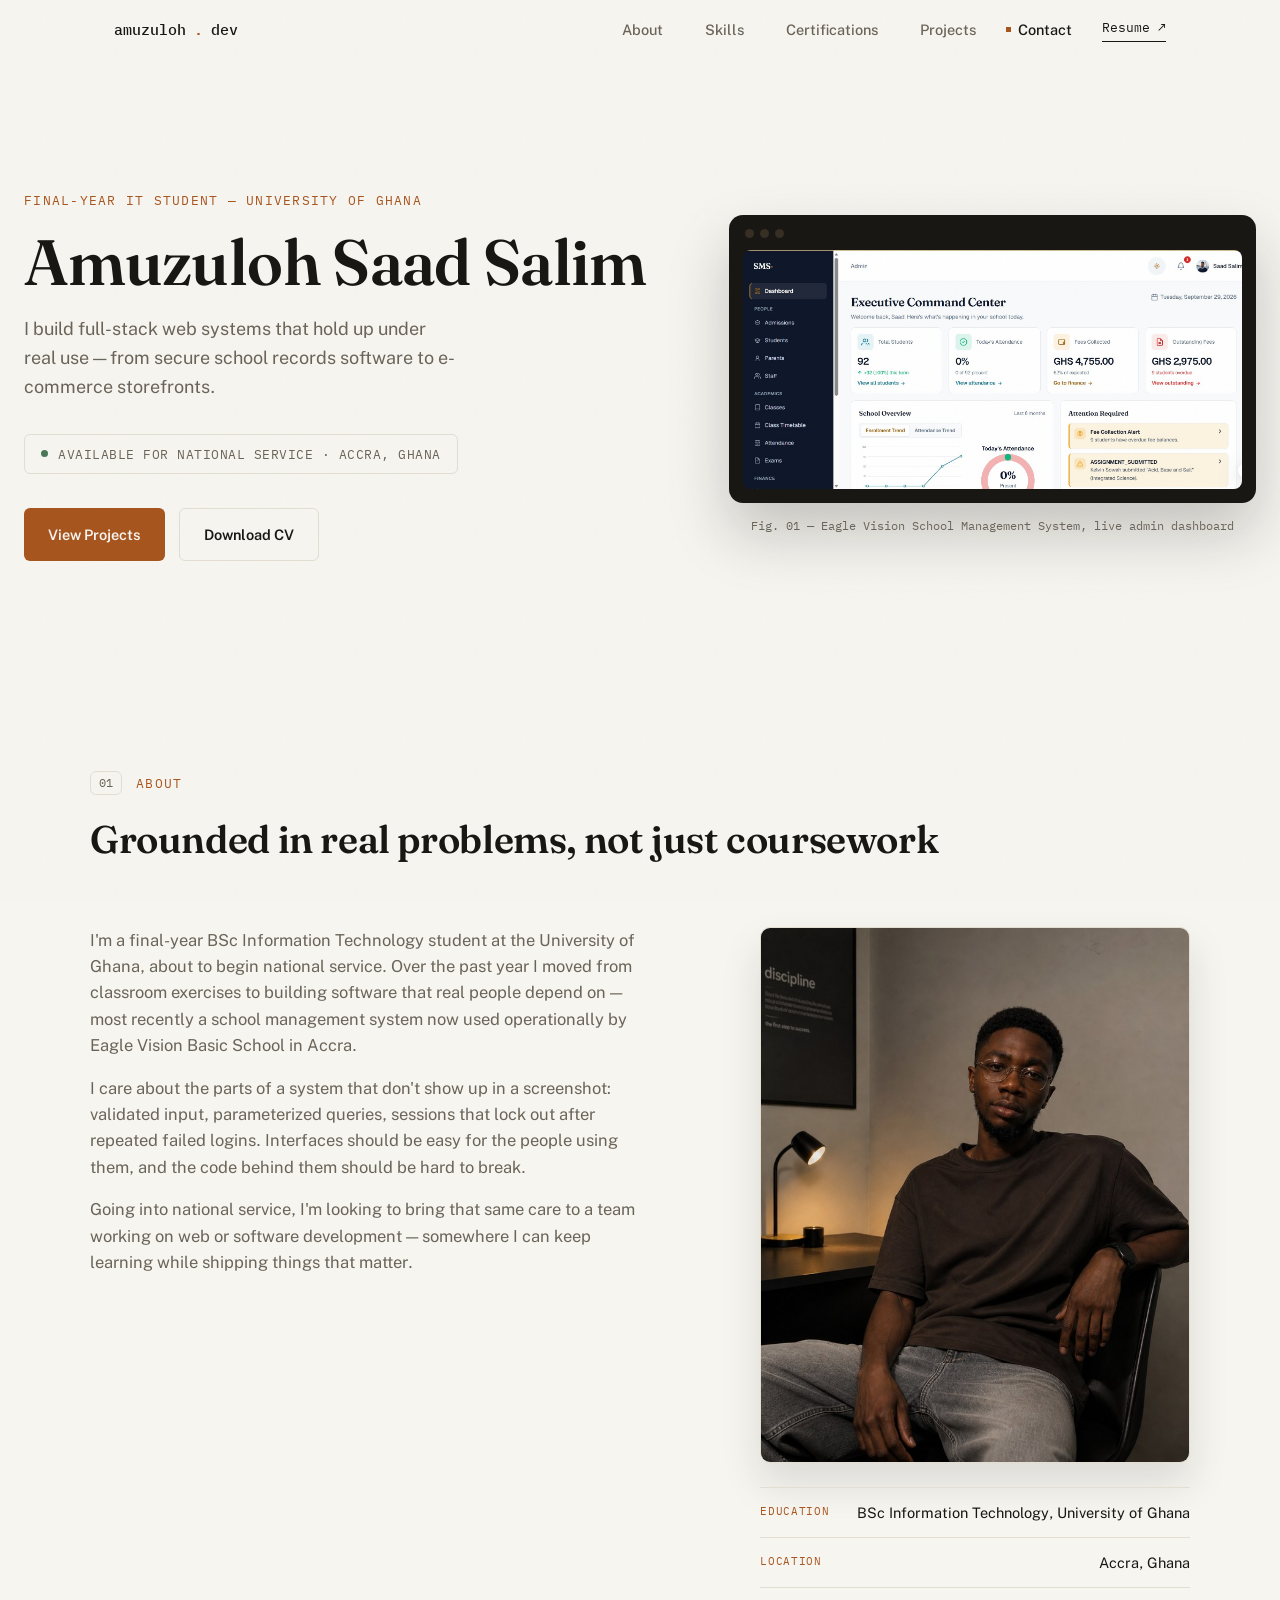
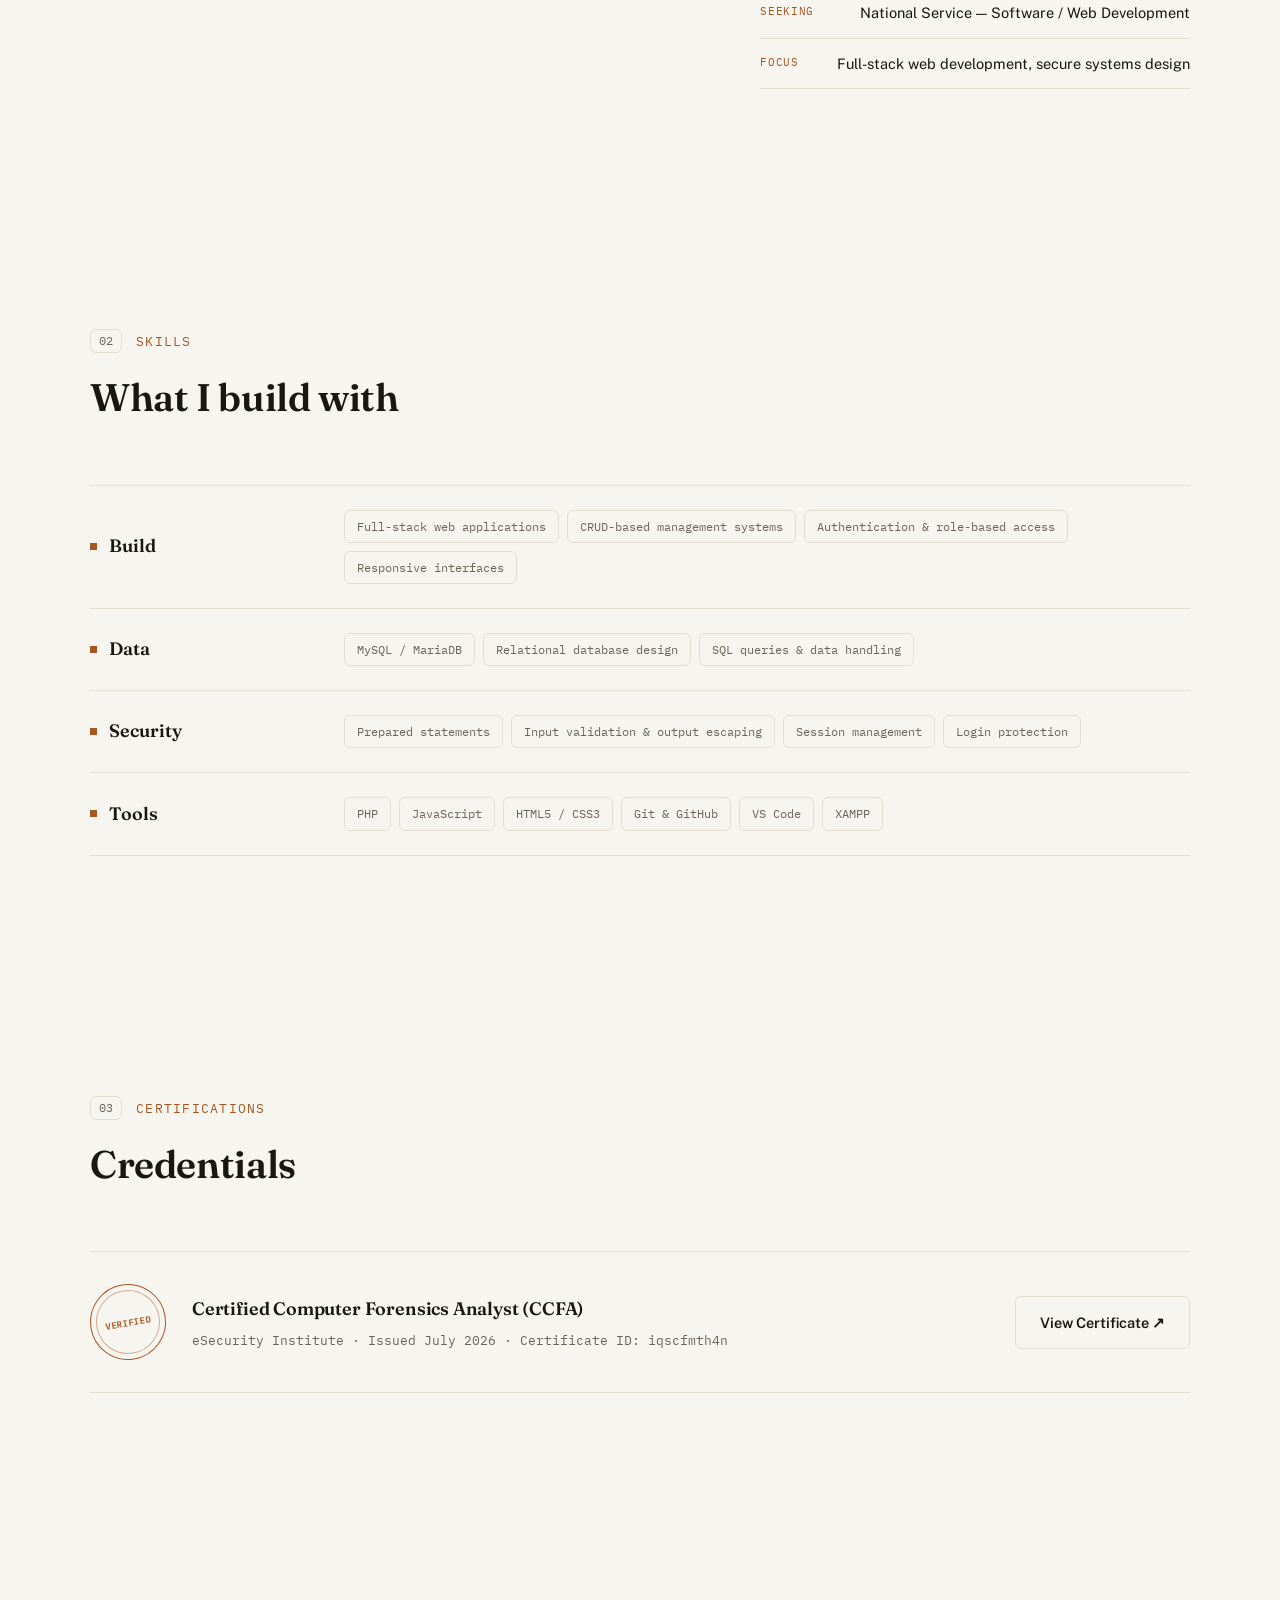
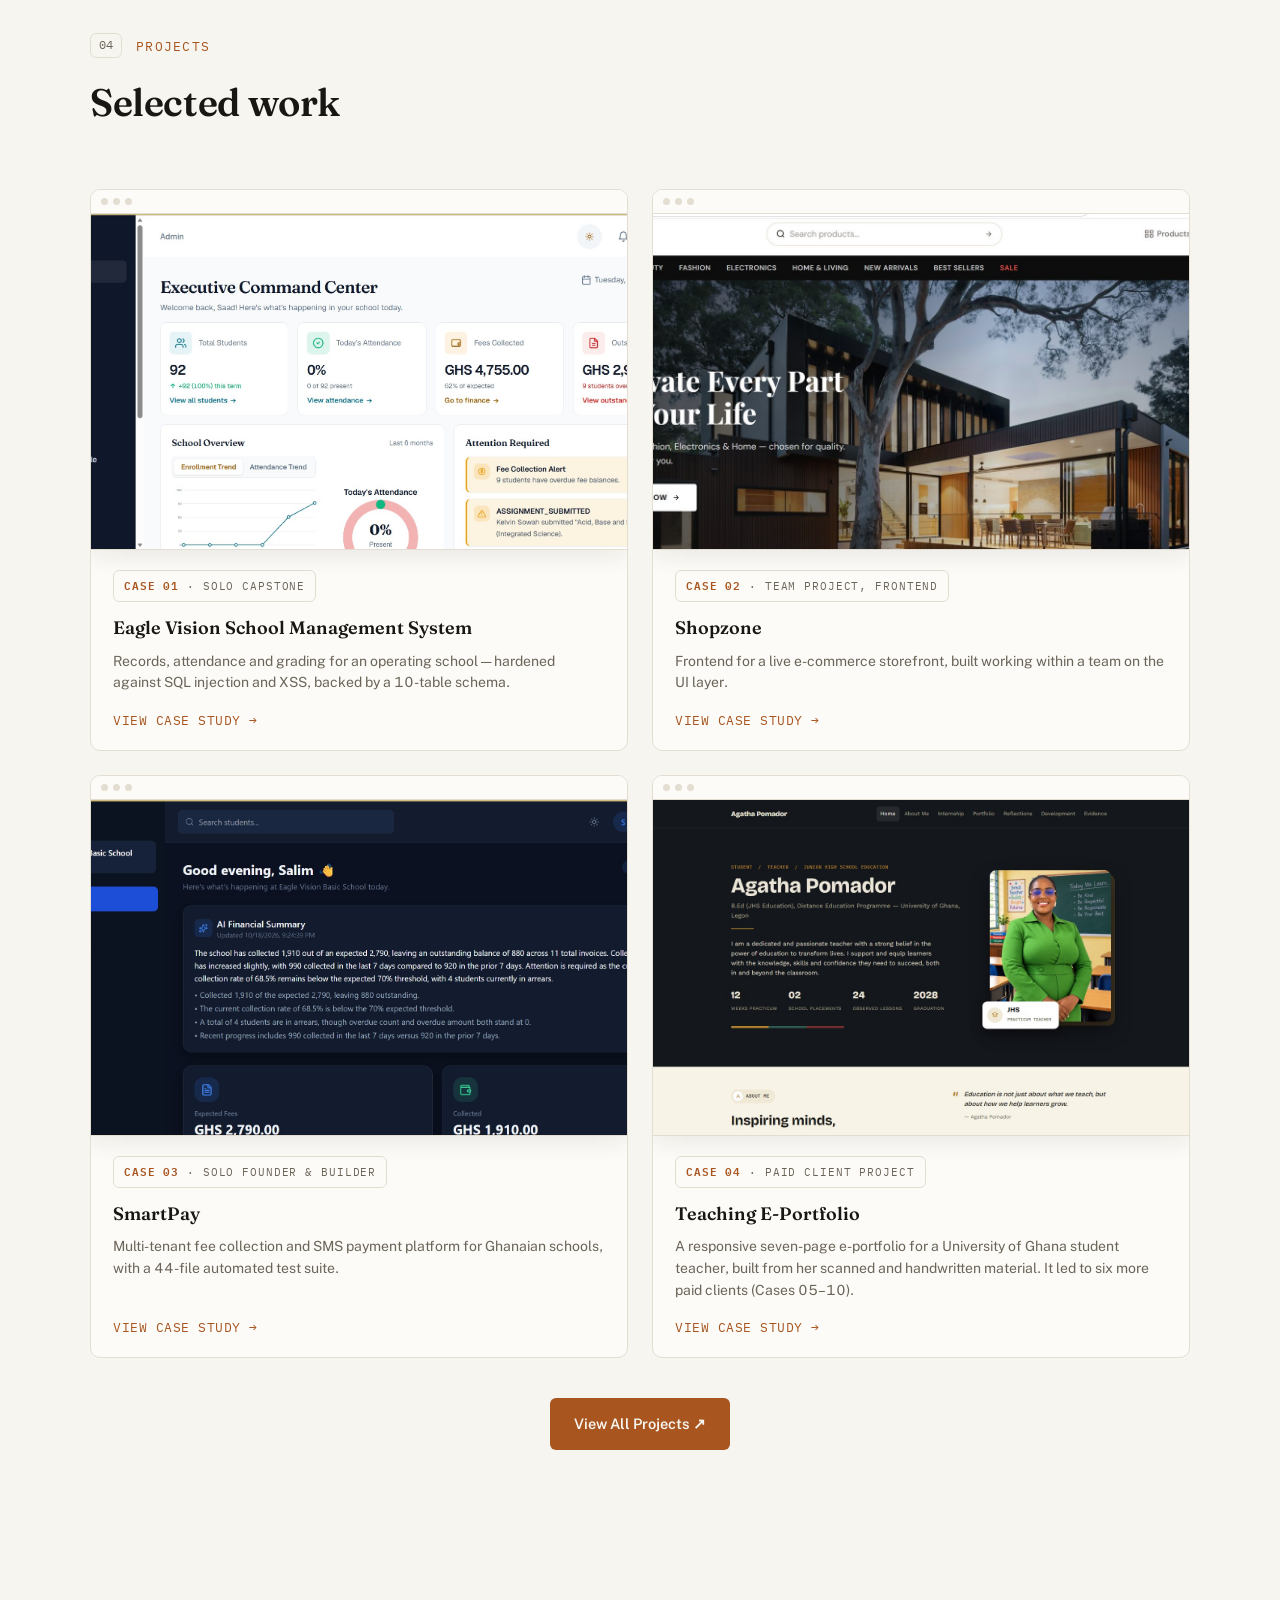
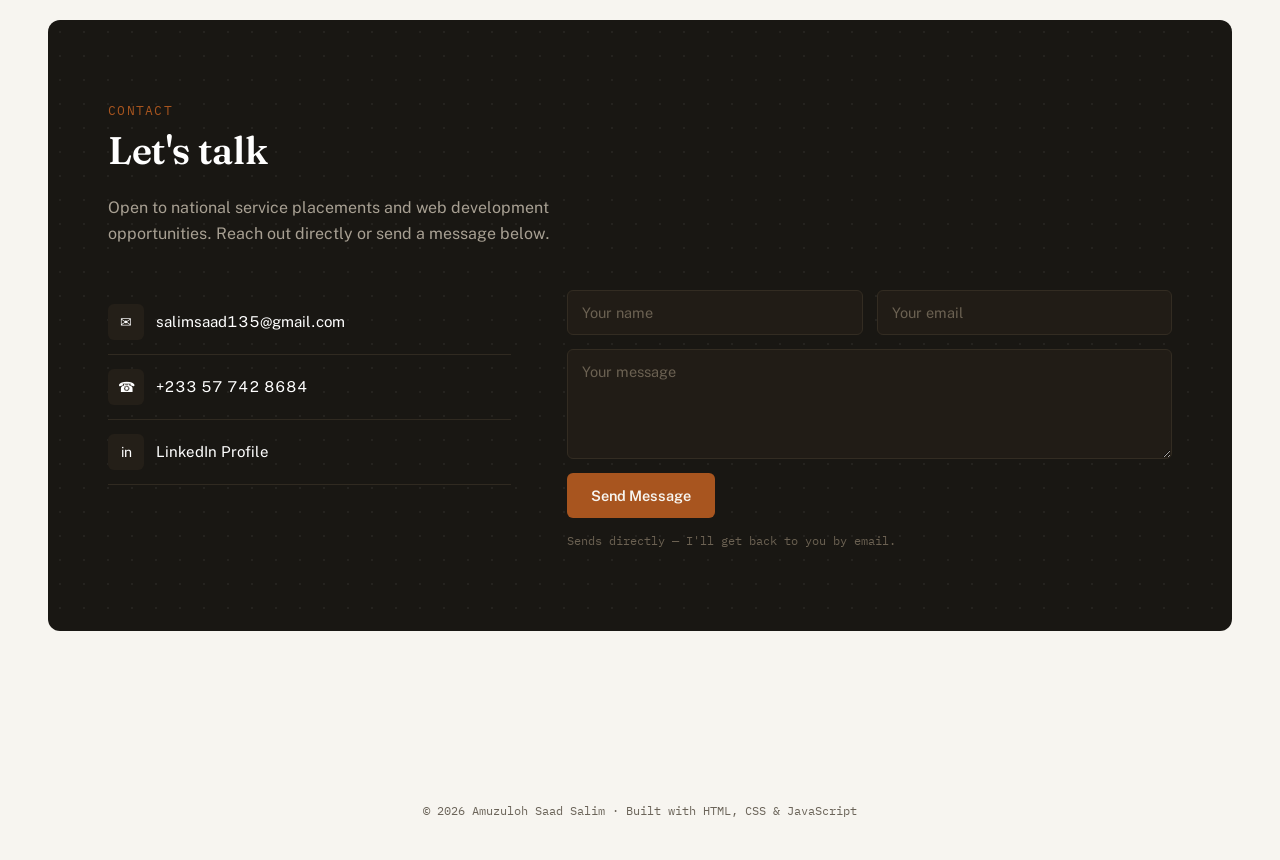
<file: index.html>
<!DOCTYPE html>
<html lang="en">
<head>
<!--
  CAREER STATUS COPY — search this file for "UPDATE-STATUS" (7 spots)
  to find everywhere that needs to change when:
    - A National Service placement is secured (update "Seeking" + status bar)
    - You graduate (replace "Final-Year IT Student" with current status)
  Each marked line is plain text, not templated — this is a flat static
  HTML file with no build step, so updates are a manual find-and-replace.
-->
<meta charset="UTF-8">
<meta name="viewport" content="width=device-width, initial-scale=1.0">
<title>Amuzuloh Saad Salim — Web Developer</title>
<!-- UPDATE-STATUS 1/7 -->
<meta name="description" content="Portfolio of Amuzuloh Saad Salim, final-year BSc Information Technology student at the University of Ghana. Full-stack developer specializing in secure, practical web systems.">

<meta property="og:type" content="website">
<meta property="og:title" content="Amuzuloh Saad Salim — Web Developer">
<!-- UPDATE-STATUS 2/7 -->
<meta property="og:description" content="Portfolio of Amuzuloh Saad Salim, final-year BSc Information Technology student at the University of Ghana. Full-stack developer specializing in secure, practical web systems.">
<meta property="og:image" content="assets/sms_dashboard.jpg">
<meta name="twitter:card" content="summary_large_image">
<meta name="twitter:title" content="Amuzuloh Saad Salim — Web Developer">
<!-- UPDATE-STATUS 3/7 -->
<meta name="twitter:description" content="Portfolio of Amuzuloh Saad Salim, final-year BSc Information Technology student at the University of Ghana.">
<meta name="twitter:image" content="assets/sms_dashboard.jpg">

<link rel="icon" type="image/svg+xml" href="data:image/svg+xml,%3Csvg xmlns='http://www.w3.org/2000/svg' viewBox='0 0 64 64'%3E%3Crect width='64' height='64' rx='14' fill='%23191713'/%3E%3Ctext x='32' y='43' font-family='Georgia,serif' font-size='30' fill='%23A8551F' text-anchor='middle'%3EA%3C/text%3E%3C/svg%3E">

<link rel="preconnect" href="https://fonts.googleapis.com">
<link rel="preconnect" href="https://fonts.gstatic.com" crossorigin>
<link href="https://fonts.googleapis.com/css2?family=Fraunces:opsz,wght@9..144,400;9..144,500;9..144,600;9..144,700&family=Public+Sans:wght@400;500;600;700&family=IBM+Plex+Mono:wght@400;500;600&display=swap" rel="stylesheet">
<link rel="stylesheet" href="styles.css">
</head>
<body>

<a href="#top" class="skip-link">Skip to content</a>
<div class="scroll-progress" id="scrollProgress"></div>

<header id="siteHeader">
  <nav>
    <a href="#top" class="logo">amuzuloh<span>.</span>dev</a>
    <button class="nav-toggle" id="navToggle" aria-label="Toggle menu" aria-expanded="false">
      <span></span><span></span><span></span>
    </button>
    <div class="nav-links" id="navLinks">
      <a href="#about">About</a>
      <a href="#skills">Skills</a>
      <a href="#certifications">Certifications</a>
      <a href="projects.html">Projects</a>
      <a href="#contact">Contact</a>
      <a href="assets/Amuzuloh_Saad_Salim_CV.pdf" class="nav-cv" id="cvBtn" target="_blank" rel="noopener">Resume ↗</a>
    </div>
  </nav>
</header>

<main id="top">

  <!-- HERO -->
  <section class="hero">
    <div class="reveal in">
      <!-- UPDATE-STATUS 4/7 -->
      <p class="eyebrow">Final-Year IT Student — University of Ghana</p>
      <h1>Amuzuloh Saad Salim</h1>
      <p class="tagline">I build full-stack web systems that hold up under real use — from secure school records software to e-commerce storefronts.</p>
      <!-- UPDATE-STATUS 5/7 -->
      <div class="status-bar">
        <span class="dot"></span>
        Available for National Service · Accra, Ghana
      </div>
      <div class="cta-row">
        <a href="projects.html" class="btn btn-primary">View Projects</a>
        <a href="assets/Amuzuloh_Saad_Salim_CV.pdf" class="btn btn-ghost" target="_blank" rel="noopener">Download CV</a>
      </div>
    </div>

    <div class="reveal in">
      <div class="mock-card">
        <div class="mock-topbar">
          <span class="mock-dot"></span><span class="mock-dot"></span><span class="mock-dot"></span>
        </div>
        <img src="assets/sms_dashboard.jpg" alt="Eagle Vision School Management System dashboard" class="hero-shot">
      </div>
      <p class="mock-caption">Fig. 01 — Eagle Vision School Management System, live admin dashboard</p>
    </div>
  </section>

  <!-- ABOUT -->
  <section id="about">
    <div class="wrap">
      <div class="sec-head reveal">
        <div class="sec-tag"><span class="sec-num">01</span><p class="eyebrow">About</p></div>
        <h2>Grounded in real problems, not just coursework</h2>
      </div>
      <div class="about-grid reveal">
        <div>
          <!-- UPDATE-STATUS 6/7: both paragraphs below reference academic/NSS status -->
          <p>I'm a final-year BSc Information Technology student at the University of Ghana, about to begin national service. Over the past year I moved from classroom exercises to building software that real people depend on — most recently a school management system now used operationally by Eagle Vision Basic School in Accra.</p>
          <p>I care about the parts of a system that don't show up in a screenshot: validated input, parameterized queries, sessions that lock out after repeated failed logins. Interfaces should be easy for the people using them, and the code behind them should be hard to break.</p>
          <p>Going into national service, I'm looking to bring that same care to a team working on web or software development — somewhere I can keep learning while shipping things that matter.</p>
        </div>
        <div>
          <div class="about-photo">
            <img src="assets/photo.jpg" alt="Amuzuloh Saad Salim">
          </div>
          <div class="facts spotlight">
            <div class="fact"><span class="fact-label">Education</span><span class="fact-value">BSc Information Technology, University of Ghana</span></div>
            <div class="fact"><span class="fact-label">Location</span><span class="fact-value">Accra, Ghana</span></div>
            <!-- UPDATE-STATUS 7/7 -->
            <div class="fact"><span class="fact-label">Seeking</span><span class="fact-value">National Service — Software / Web Development</span></div>
            <div class="fact"><span class="fact-label">Focus</span><span class="fact-value">Full-stack web development, secure systems design</span></div>
          </div>
        </div>
      </div>
    </div>
  </section>

  <!-- SKILLS -->
  <section id="skills">
    <div class="wrap">
      <div class="sec-head reveal">
        <div class="sec-tag"><span class="sec-num">02</span><p class="eyebrow">Skills</p></div>
        <h2>What I build with</h2>
      </div>
      <div class="ledger reveal">
        <div class="ledger-row">
          <div class="ledger-label"><span class="ledger-mark"></span>Build</div>
          <div class="chip-row">
            <span class="chip">Full-stack web applications</span>
            <span class="chip">CRUD-based management systems</span>
            <span class="chip">Authentication &amp; role-based access</span>
            <span class="chip">Responsive interfaces</span>
          </div>
        </div>
        <div class="ledger-row">
          <div class="ledger-label"><span class="ledger-mark"></span>Data</div>
          <div class="chip-row">
            <span class="chip">MySQL / MariaDB</span>
            <span class="chip">Relational database design</span>
            <span class="chip">SQL queries &amp; data handling</span>
          </div>
        </div>
        <div class="ledger-row">
          <div class="ledger-label"><span class="ledger-mark"></span>Security</div>
          <div class="chip-row">
            <span class="chip">Prepared statements</span>
            <span class="chip">Input validation &amp; output escaping</span>
            <span class="chip">Session management</span>
            <span class="chip">Login protection</span>
          </div>
        </div>
        <div class="ledger-row">
          <div class="ledger-label"><span class="ledger-mark"></span>Tools</div>
          <div class="chip-row">
            <span class="chip">PHP</span>
            <span class="chip">JavaScript</span>
            <span class="chip">HTML5 / CSS3</span>
            <span class="chip">Git &amp; GitHub</span>
            <span class="chip">VS Code</span>
            <span class="chip">XAMPP</span>
          </div>
        </div>
      </div>
    </div>
  </section>

  <!-- CERTIFICATIONS -->
  <section id="certifications">
    <div class="wrap">
      <div class="sec-head reveal">
        <div class="sec-tag"><span class="sec-num">03</span><p class="eyebrow">Certifications</p></div>
        <h2>Credentials</h2>
      </div>
      <div class="cert-card reveal">
        <div class="stamp" aria-hidden="true"><span>Verified</span></div>
        <div class="cert-body">
          <h3>Certified Computer Forensics Analyst (CCFA)</h3>
          <p class="cert-meta">eSecurity Institute · Issued July 2026 · Certificate ID: iqscfmth4n</p>
        </div>
        <a href="assets/CCFA_Certificate.pdf" target="_blank" rel="noopener" class="btn btn-ghost">View Certificate ↗</a>
      </div>
    </div>
  </section>

  <!-- PROJECTS -->
  <section id="projects">
    <div class="wrap">
      <div class="sec-head reveal">
        <div class="sec-tag"><span class="sec-num">04</span><p class="eyebrow">Projects</p></div>
        <h2>Selected work</h2>
      </div>

      <div class="work-teaser-grid reveal">
        <a class="work-teaser-card spotlight" href="projects.html#eagle-vision">
          <div class="frame">
            <div class="frame-bar"><span></span><span></span><span></span></div>
            <img src="assets/sms_dashboard.jpg" alt="Eagle Vision School Management System dashboard">
          </div>
          <div class="work-teaser-body">
            <span class="case-tag"><b>Case 01</b> · Solo Capstone</span>
            <h4>Eagle Vision School Management System</h4>
            <p>Records, attendance and grading for an operating school — hardened against SQL injection and XSS, backed by a 10-table schema.</p>
            <span class="work-teaser-link">View Case Study →</span>
          </div>
        </a>
        <a class="work-teaser-card spotlight" href="projects.html#shopzone">
          <div class="frame">
            <div class="frame-bar"><span></span><span></span><span></span></div>
            <img src="assets/shopzone_home.jpg" alt="Shopzone storefront homepage">
          </div>
          <div class="work-teaser-body">
            <span class="case-tag"><b>Case 02</b> · Team Project, Frontend</span>
            <h4>Shopzone</h4>
            <p>Frontend for a live e-commerce storefront, built working within a team on the UI layer.</p>
            <span class="work-teaser-link">View Case Study →</span>
          </div>
        </a>
        <a class="work-teaser-card spotlight" href="projects.html#smartpay">
          <div class="frame">
            <div class="frame-bar"><span></span><span></span><span></span></div>
            <img src="assets/smartpay_dashboard.jpg" alt="SmartPay dashboard with AI-generated financial summary">
          </div>
          <div class="work-teaser-body">
            <span class="case-tag"><b>Case 03</b> · Solo Founder &amp; Builder</span>
            <h4>SmartPay</h4>
            <p>Multi-tenant fee collection and SMS payment platform for Ghanaian schools, with a 44-file automated test suite.</p>
            <span class="work-teaser-link">View Case Study →</span>
          </div>
        </a>
        <a class="work-teaser-card spotlight" href="projects.html#teaching-portfolio">
          <div class="frame">
            <div class="frame-bar"><span></span><span></span><span></span></div>
            <img src="assets/agatha_home.jpg" alt="Agatha Pomador teaching e-portfolio homepage">
          </div>
          <div class="work-teaser-body">
            <span class="case-tag"><b>Case 04</b> · Paid Client Project</span>
            <h4>Teaching E-Portfolio</h4>
            <p>A responsive seven-page e-portfolio for a University of Ghana student teacher, built from her scanned and handwritten material. It led to six more paid clients (Cases 05–10).</p>
            <span class="work-teaser-link">View Case Study →</span>
          </div>
        </a>
      </div>

      <div class="view-all-row">
        <a href="projects.html" class="btn btn-primary">View All Projects ↗</a>
      </div>

    </div>
  </section>

  <!-- CONTACT -->
  <section id="contact">
    <div class="contact-sec reveal">
      <div class="wrap">
        <p class="eyebrow">Contact</p>
        <h2>Let's talk</h2>
        <p class="lead">Open to national service placements and web development opportunities. Reach out directly or send a message below.</p>
        <div class="contact-grid">
          <div class="contact-list">
            <a href="mailto:salimsaad135@gmail.com">
              <span class="contact-icon">✉</span> salimsaad135@gmail.com
            </a>
            <a href="tel:+233577428684">
              <span class="contact-icon">☎</span> +233 57 742 8684
            </a>
            <a href="https://www.linkedin.com/in/amuzuloh-saad-salim-b36a963a8" target="_blank" rel="noopener">
              <span class="contact-icon">in</span> LinkedIn Profile
            </a>
          </div>
          <form id="contactForm" name="contact" method="POST" data-netlify="true" netlify-honeypot="bot-field">
            <input type="hidden" name="form-name" value="contact">
            <p style="display:none;">
              <label>Don't fill this out if you're human: <input name="bot-field" /></label>
            </p>
            <div class="form-row">
              <div style="flex:1;">
                <label for="cf-name" class="sr-only">Your name</label>
                <input type="text" placeholder="Your name" id="cf-name" name="name" required>
              </div>
              <div style="flex:1;">
                <label for="cf-email" class="sr-only">Your email</label>
                <input type="email" placeholder="Your email" id="cf-email" name="email" required>
              </div>
            </div>
            <label for="cf-message" class="sr-only">Your message</label>
            <textarea placeholder="Your message" id="cf-message" name="message" required></textarea>
            <button type="submit" class="form-submit" id="cf-submit">Send Message</button>
            <p class="form-note" id="cf-note">Sends directly — I'll get back to you by email.</p>
          </form>
        </div>
      </div>
    </div>
  </section>

</main>

<footer>
  © 2026 Amuzuloh Saad Salim · Built with HTML, CSS &amp; JavaScript
</footer>

<script>
  // Header scroll state + scroll progress bar
  const header = document.getElementById('siteHeader');
  const scrollProgress = document.getElementById('scrollProgress');
  window.addEventListener('scroll', () => {
    header.classList.toggle('scrolled', window.scrollY > 10);
    const docHeight = document.documentElement.scrollHeight - window.innerHeight;
    const pct = docHeight > 0 ? (window.scrollY / docHeight) * 100 : 0;
    scrollProgress.style.width = pct + '%';
  });

  // Mobile nav toggle
  const navToggle = document.getElementById('navToggle');
  const navLinks = document.getElementById('navLinks');
  navToggle.addEventListener('click', () => {
    const isOpen = navLinks.classList.toggle('open');
    navToggle.classList.toggle('open', isOpen);
    navToggle.setAttribute('aria-expanded', isOpen);
  });
  navLinks.querySelectorAll('a').forEach(a => a.addEventListener('click', () => {
    navLinks.classList.remove('open');
    navToggle.classList.remove('open');
    navToggle.setAttribute('aria-expanded', false);
  }));

  // Scroll reveal
  const revealEls = document.querySelectorAll('.reveal');
  const io = new IntersectionObserver((entries) => {
    entries.forEach(entry => {
      if (entry.isIntersecting) {
        entry.target.classList.add('in');
        io.unobserve(entry.target);
      }
    });
  }, { threshold: 0.12 });
  revealEls.forEach(el => io.observe(el));

  // Active nav link tracking
  const sections = document.querySelectorAll('main section[id]');
  const navAnchors = document.querySelectorAll('.nav-links a[href^="#"]');
  const navIo = new IntersectionObserver((entries) => {
    entries.forEach(entry => {
      if (entry.isIntersecting) {
        navAnchors.forEach(a => a.classList.toggle('active', a.getAttribute('href') === `#${entry.target.id}`));
      }
    });
  }, { rootMargin: '-45% 0px -50% 0px' });
  sections.forEach(s => navIo.observe(s));

  // Cursor spotlight on cards
  document.querySelectorAll('.spotlight').forEach(card => {
    card.addEventListener('mousemove', (e) => {
      const rect = card.getBoundingClientRect();
      card.style.setProperty('--mx', `${e.clientX - rect.left}px`);
      card.style.setProperty('--my', `${e.clientY - rect.top}px`);
    });
  });

  // Contact form -> Netlify Forms (AJAX), with mailto fallback if the request fails
  function encodeFormData(data) {
    return Object.keys(data)
      .map(key => encodeURIComponent(key) + "=" + encodeURIComponent(data[key]))
      .join("&");
  }

  const contactForm = document.getElementById('contactForm');
  contactForm.addEventListener('submit', (e) => {
    e.preventDefault();
    const name = document.getElementById('cf-name').value;
    const email = document.getElementById('cf-email').value;
    const message = document.getElementById('cf-message').value;
    const botField = contactForm.querySelector('[name="bot-field"]').value;
    const submitBtn = document.getElementById('cf-submit');
    const note = document.getElementById('cf-note');

    submitBtn.disabled = true;
    submitBtn.textContent = 'Sending…';

    fetch('/', {
      method: 'POST',
      headers: { 'Content-Type': 'application/x-www-form-urlencoded' },
      body: encodeFormData({ 'form-name': 'contact', name, email, message, 'bot-field': botField })
    })
      .then((response) => {
        if (!response.ok) throw new Error('Form endpoint unavailable');
        contactForm.reset();
        submitBtn.textContent = 'Message Sent ✓';
        note.textContent = "Thanks — I'll get back to you soon.";
      })
      .catch(() => {
        // Fallback if the request fails or the response isn't OK (e.g. running locally, off Netlify)
        const subject = encodeURIComponent(`Portfolio contact from ${name}`);
        const body = encodeURIComponent(`${message}\n\n— ${name} (${email})`);
        window.location.href = `mailto:salimsaad135@gmail.com?subject=${subject}&body=${body}`;
        submitBtn.disabled = false;
        submitBtn.textContent = 'Send Message';
      });
  });

</script>

</body>
</html>
</file>
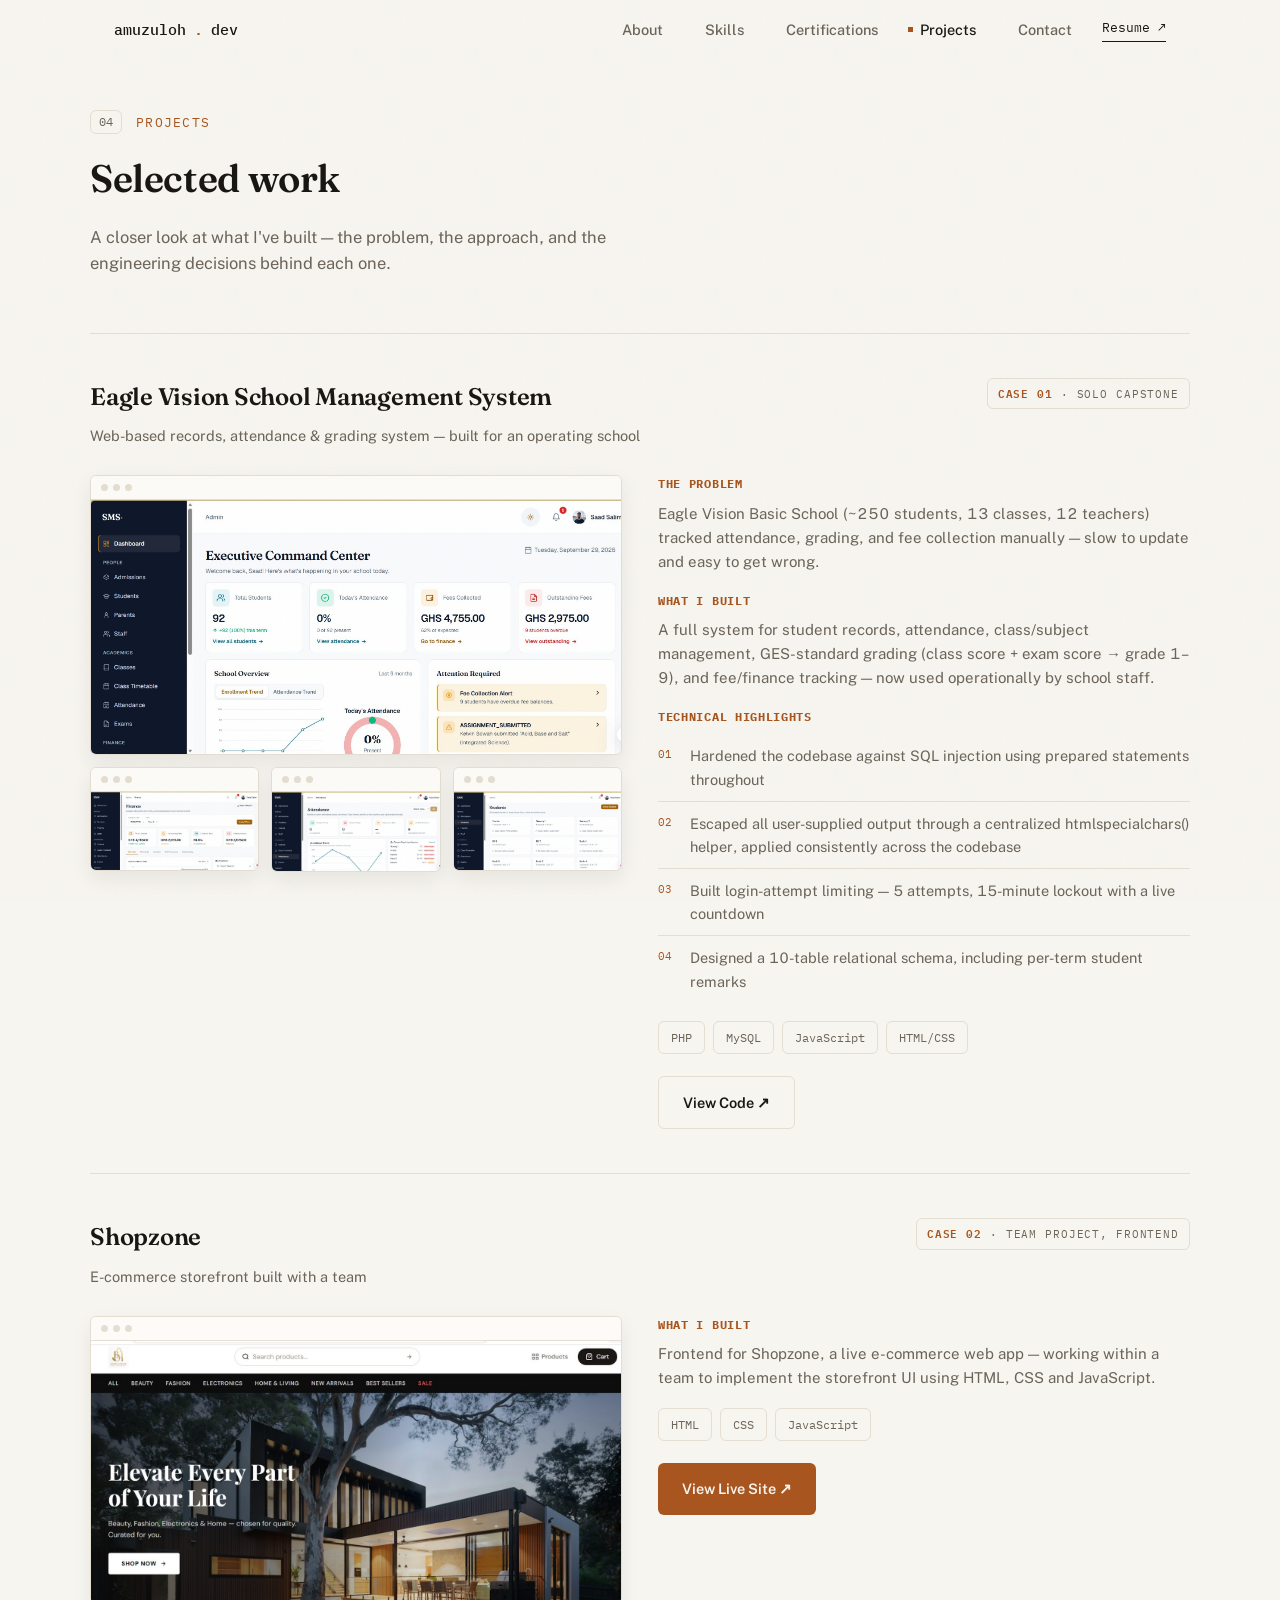
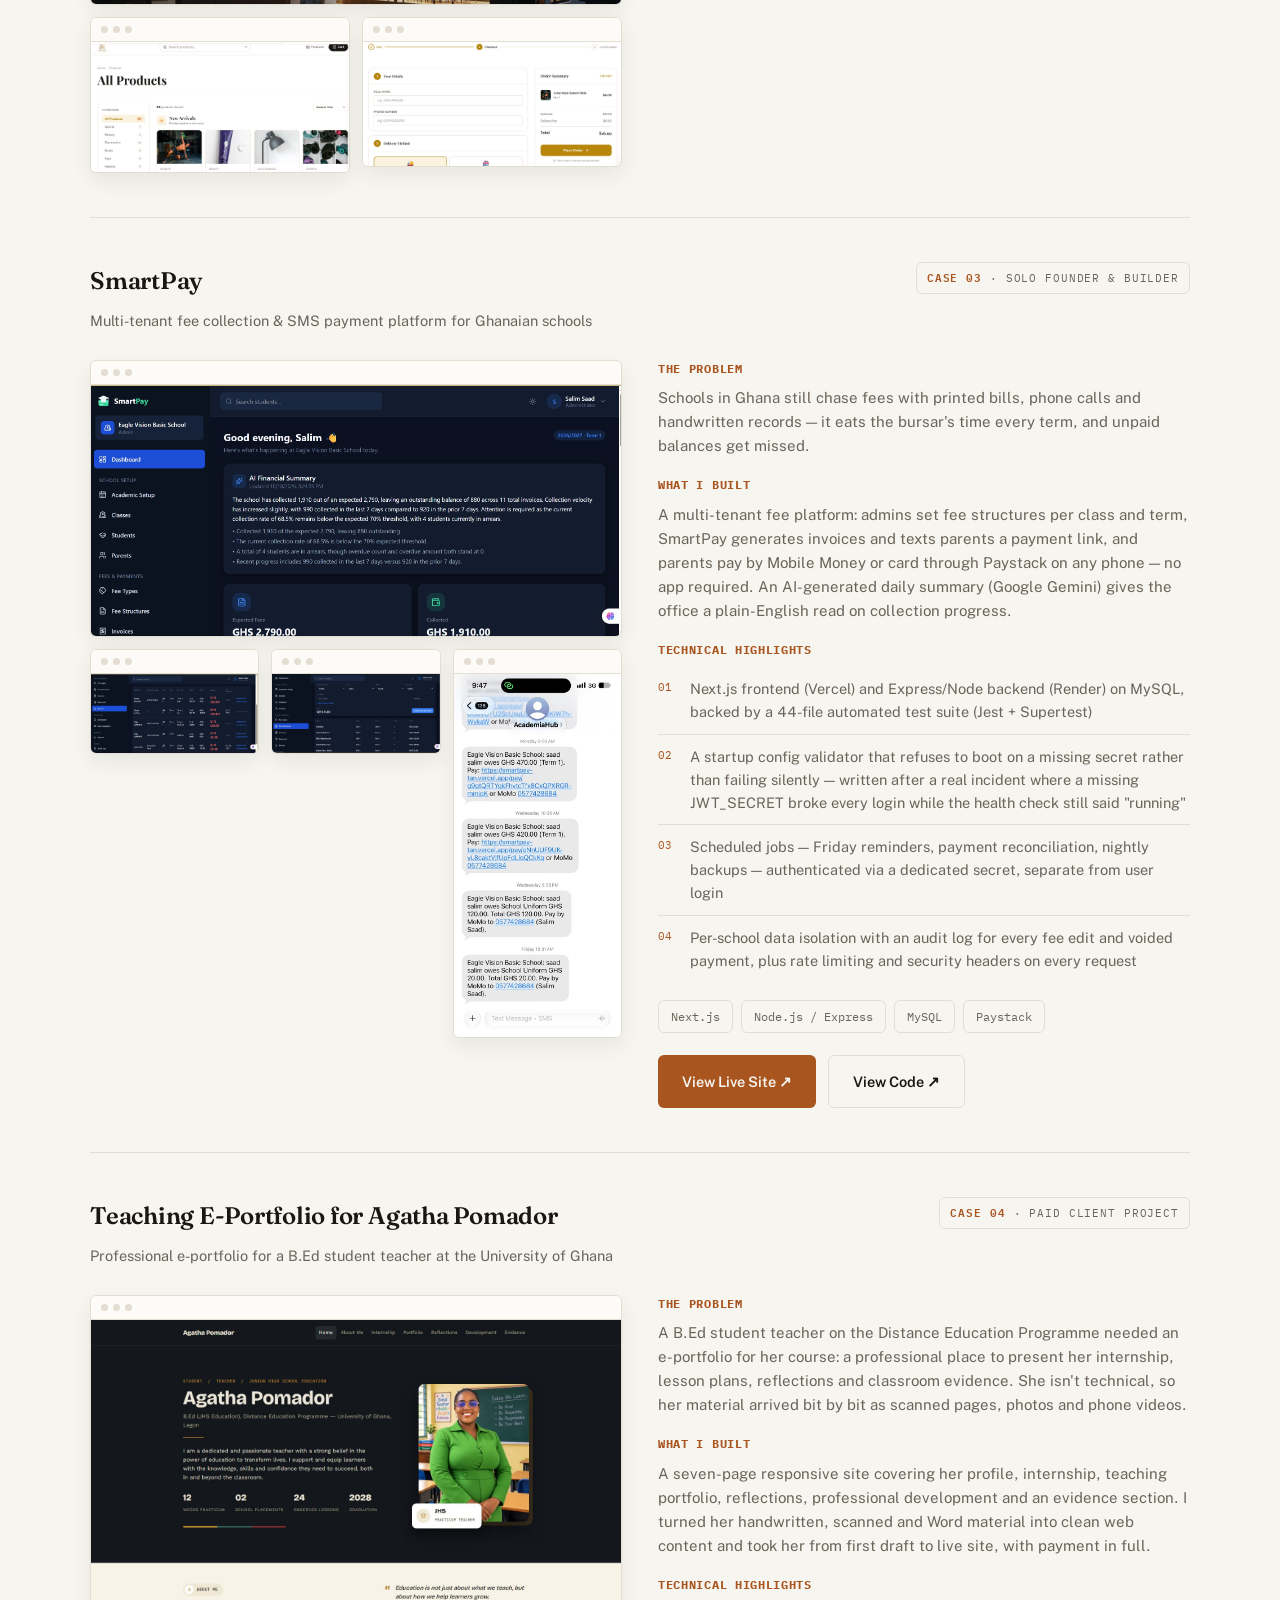
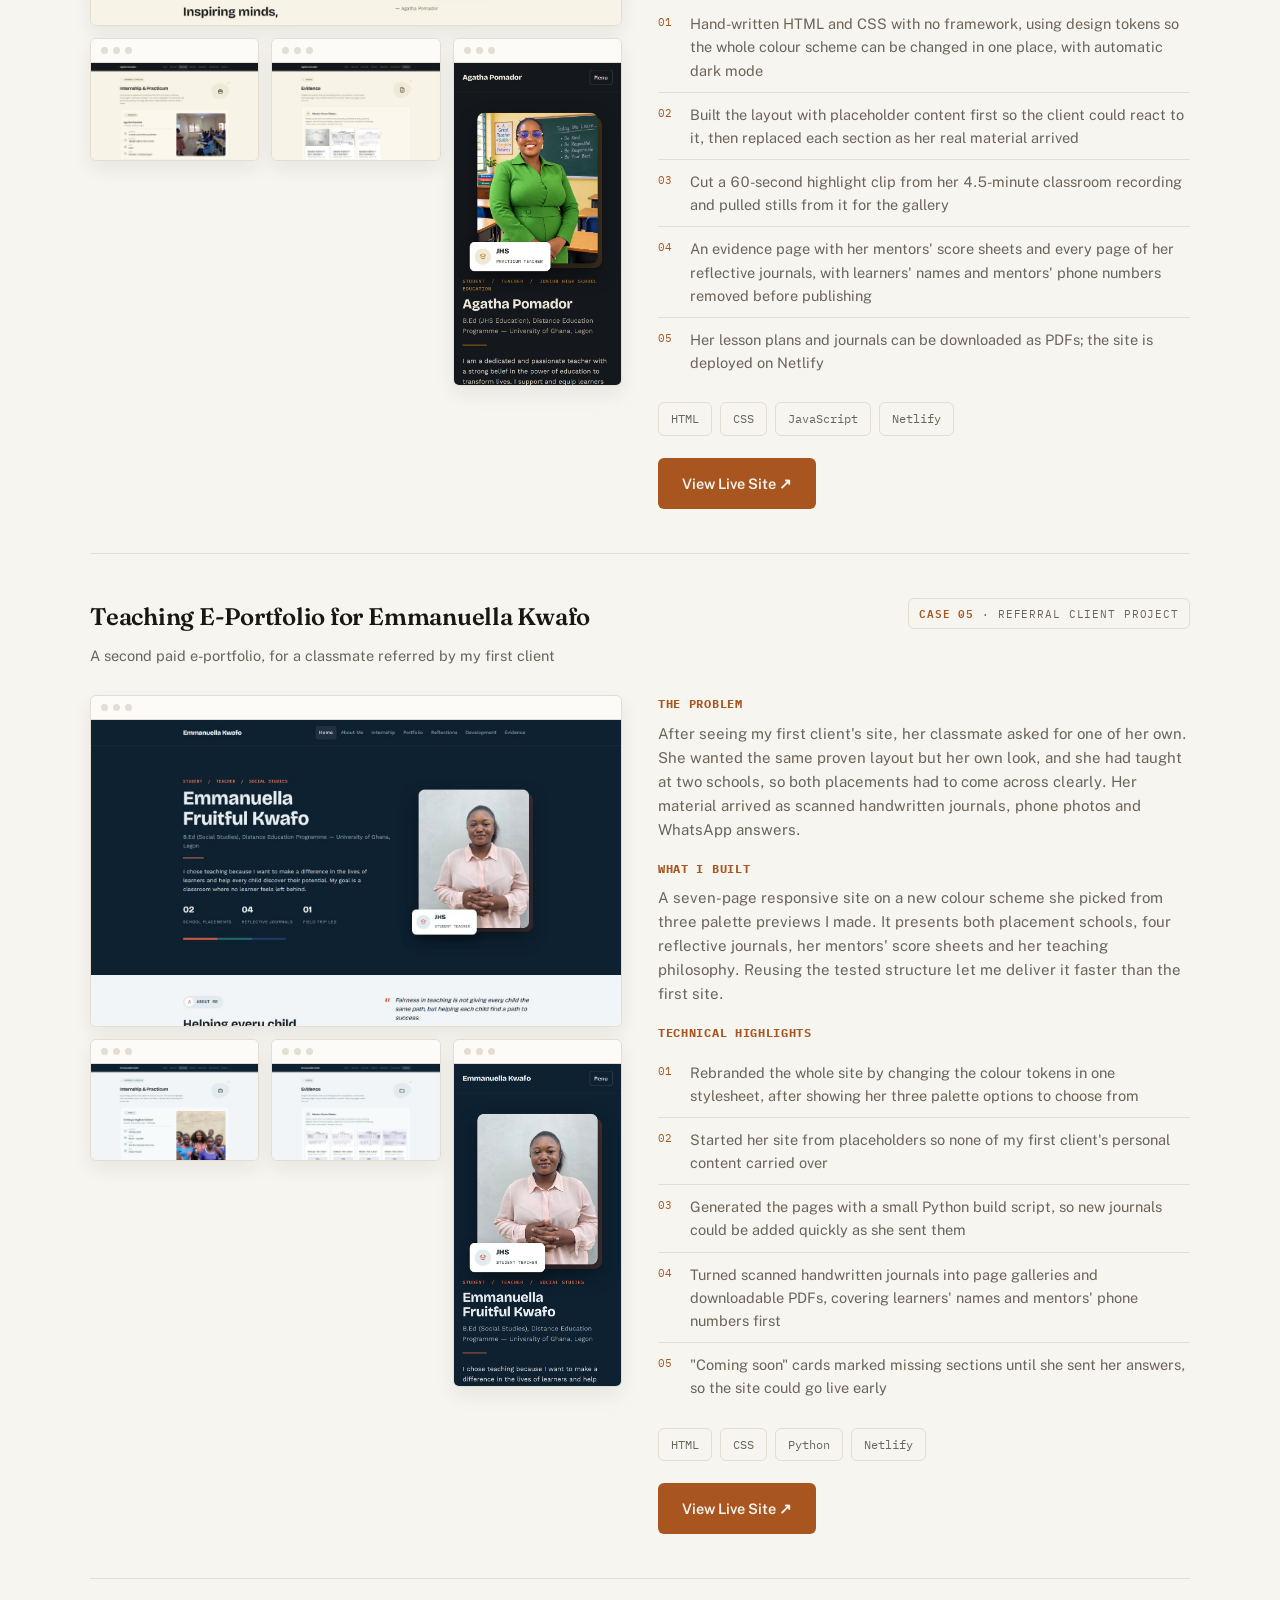
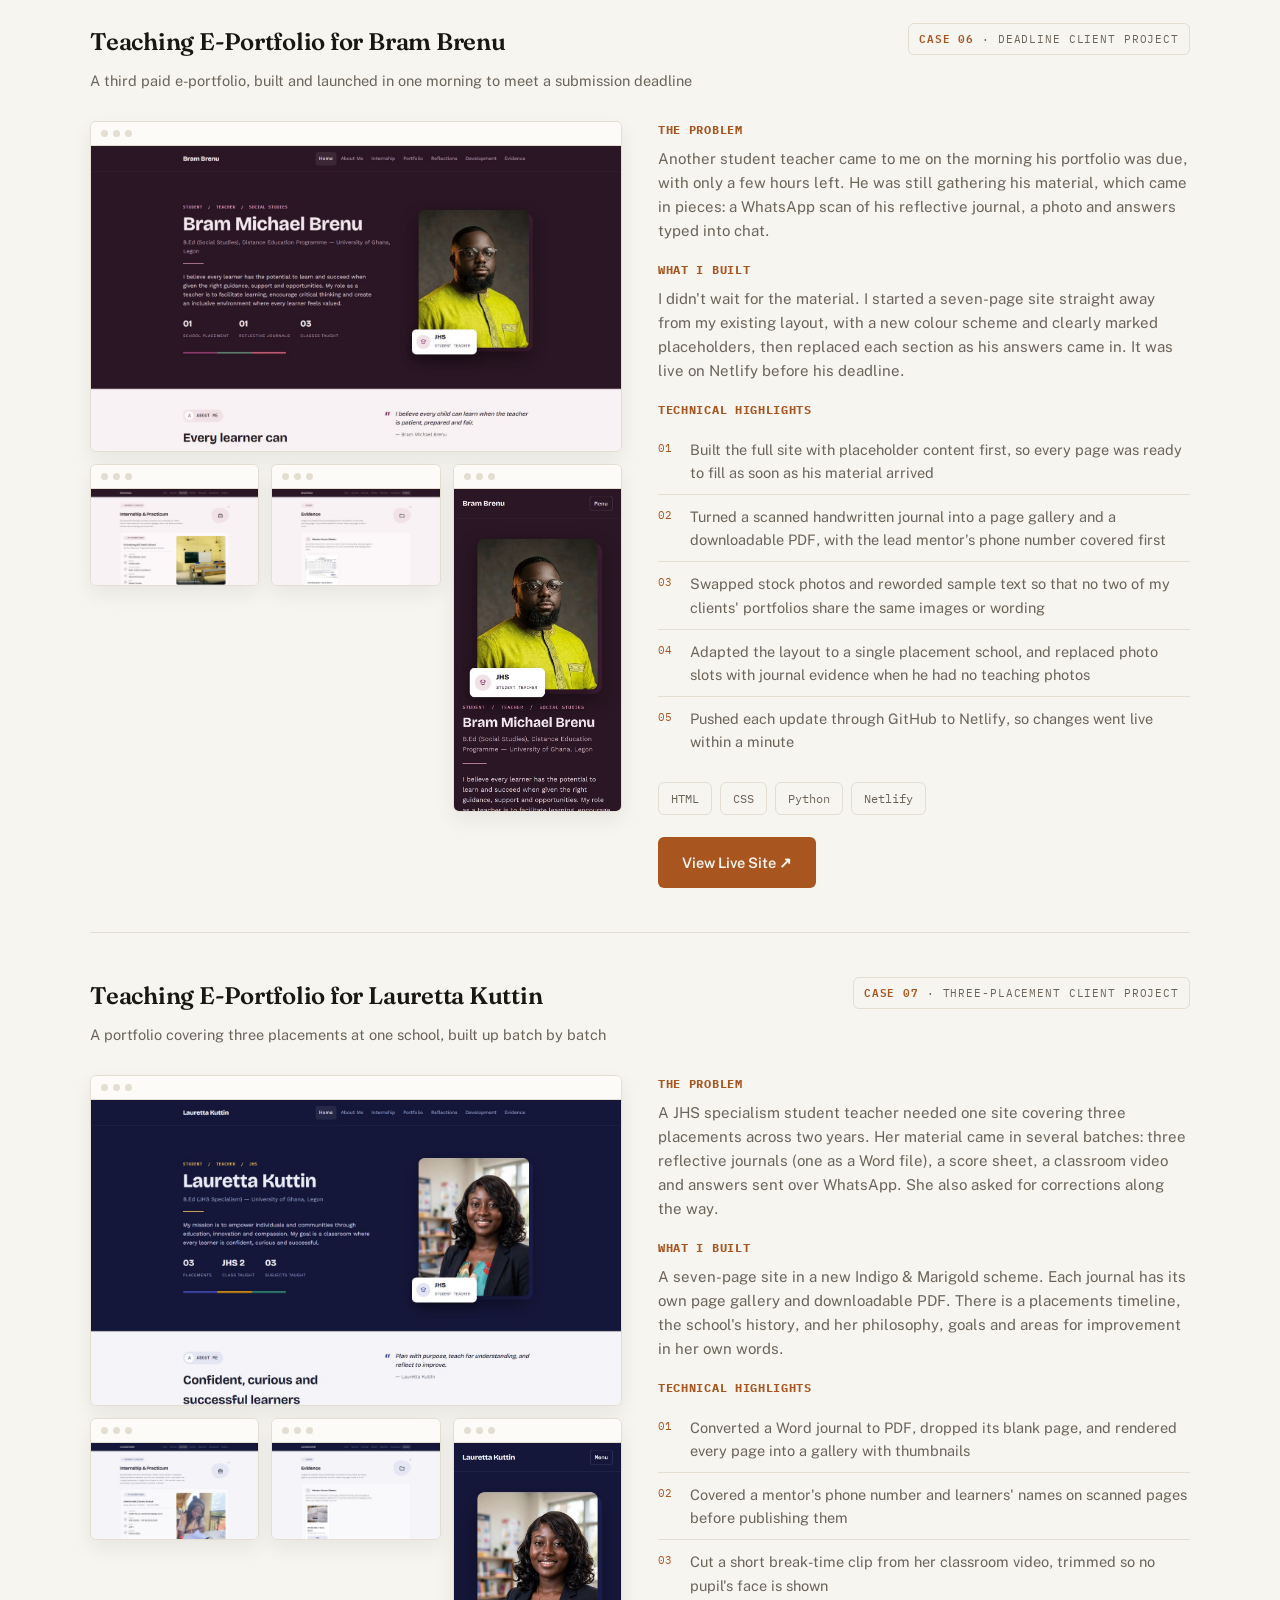
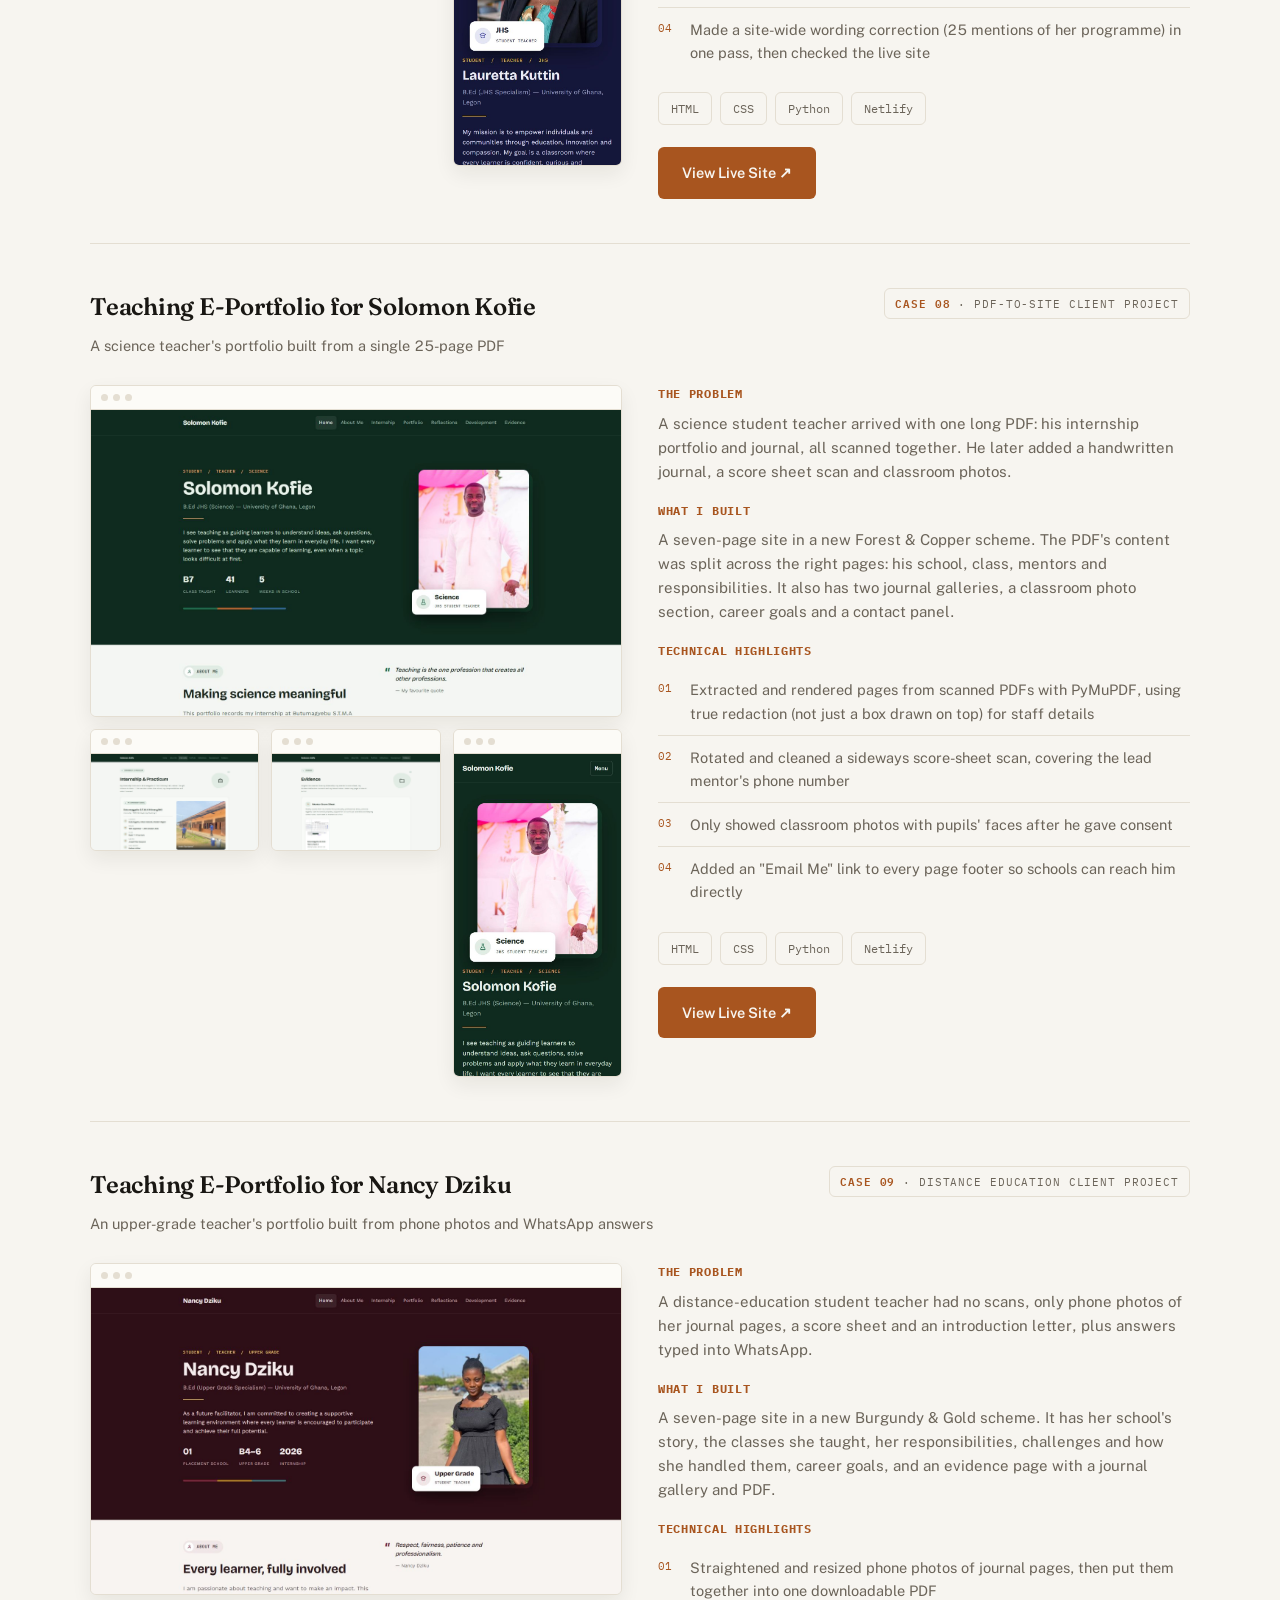
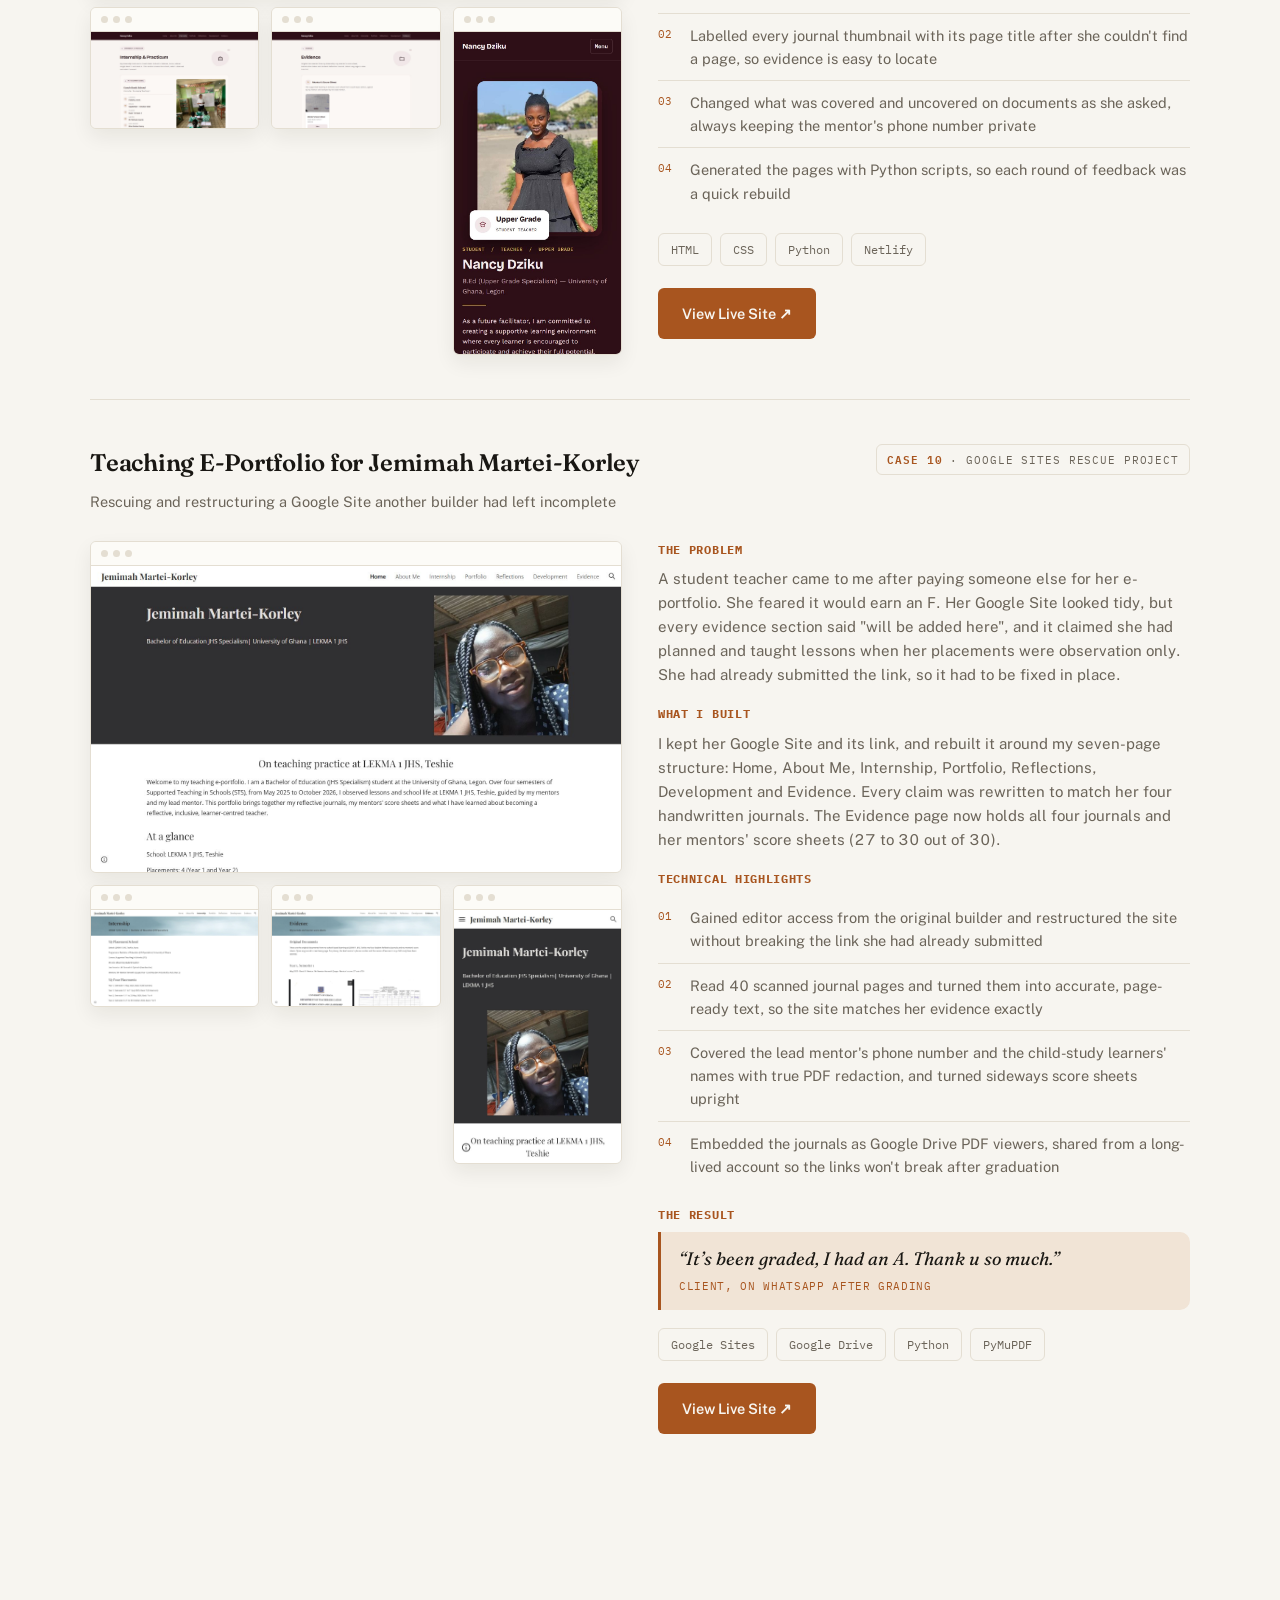
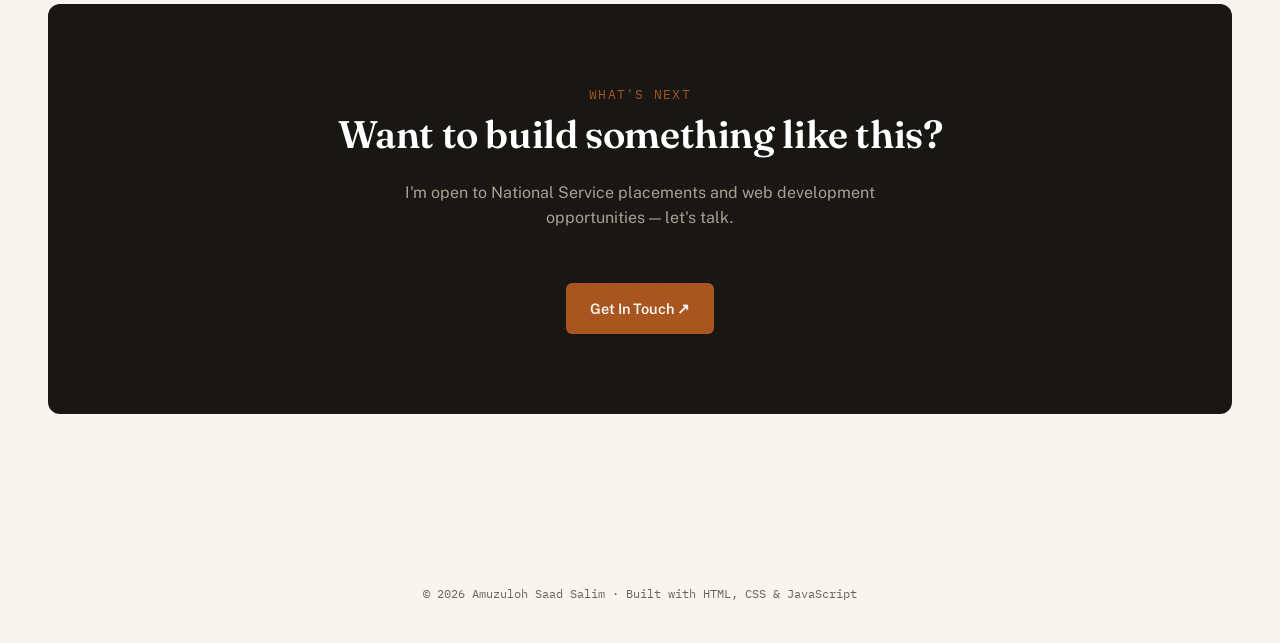
<file: projects.html>
<!DOCTYPE html>
<html lang="en">
<head>
<meta charset="UTF-8">
<meta name="viewport" content="width=device-width, initial-scale=1.0">
<title>Projects — Amuzuloh Saad Salim</title>
<meta name="description" content="Case studies: Eagle Vision School Management System, Shopzone, SmartPay, and a teaching e-portfolio client project — by Amuzuloh Saad Salim, full-stack developer.">

<meta property="og:type" content="website">
<meta property="og:title" content="Projects — Amuzuloh Saad Salim">
<meta property="og:description" content="Case studies: Eagle Vision School Management System, Shopzone, SmartPay, and a teaching e-portfolio client project — by Amuzuloh Saad Salim, full-stack developer.">
<meta property="og:image" content="assets/sms_dashboard.jpg">
<meta name="twitter:card" content="summary_large_image">
<meta name="twitter:title" content="Projects — Amuzuloh Saad Salim">
<meta name="twitter:description" content="Case studies: Eagle Vision School Management System, Shopzone, SmartPay, and a teaching e-portfolio.">
<meta name="twitter:image" content="assets/sms_dashboard.jpg">

<link rel="icon" type="image/svg+xml" href="data:image/svg+xml,%3Csvg xmlns='http://www.w3.org/2000/svg' viewBox='0 0 64 64'%3E%3Crect width='64' height='64' rx='14' fill='%23191713'/%3E%3Ctext x='32' y='43' font-family='Georgia,serif' font-size='30' fill='%23A8551F' text-anchor='middle'%3EA%3C/text%3E%3C/svg%3E">

<link rel="preconnect" href="https://fonts.googleapis.com">
<link rel="preconnect" href="https://fonts.gstatic.com" crossorigin>
<link href="https://fonts.googleapis.com/css2?family=Fraunces:opsz,wght@9..144,400;9..144,500;9..144,600;9..144,700&family=Public+Sans:wght@400;500;600;700&family=IBM+Plex+Mono:wght@400;500;600&display=swap" rel="stylesheet">
<link rel="stylesheet" href="styles.css">
</head>
<body>

<a href="#top" class="skip-link">Skip to content</a>
<div class="scroll-progress" id="scrollProgress"></div>

<header id="siteHeader">
  <nav>
    <a href="index.html" class="logo">amuzuloh<span>.</span>dev</a>
    <button class="nav-toggle" id="navToggle" aria-label="Toggle menu" aria-expanded="false">
      <span></span><span></span><span></span>
    </button>
    <div class="nav-links" id="navLinks">
      <a href="index.html#about">About</a>
      <a href="index.html#skills">Skills</a>
      <a href="index.html#certifications">Certifications</a>
      <a href="projects.html" class="active">Projects</a>
      <a href="index.html#contact">Contact</a>
      <a href="assets/Amuzuloh_Saad_Salim_CV.pdf" class="nav-cv" id="cvBtn" target="_blank" rel="noopener">Resume ↗</a>
    </div>
  </nav>
</header>

<main id="top">

  <section>
    <div class="wrap">
      <div class="sec-head reveal in">
        <div class="sec-tag"><span class="sec-num">04</span><p class="eyebrow">Projects</p></div>
        <h2>Selected work</h2>
        <p style="color:var(--ink-soft);font-size:16.5px;max-width:60ch;margin-top:14px;">A closer look at what I've built — the problem, the approach, and the engineering decisions behind each one.</p>
      </div>

      <!-- Project 1 -->
      <div class="project reveal" id="eagle-vision">
        <div class="project-head">
          <div>
            <h3>Eagle Vision School Management System</h3>
            <p class="project-sub">Web-based records, attendance &amp; grading system — built for an operating school</p>
          </div>
          <span class="case-tag"><b>Case 01</b> · Solo Capstone</span>
        </div>

        <div class="project-layout">
          <div>
            <div class="shot-gallery">
              <div class="frame shot-main spotlight">
                <div class="frame-bar"><span></span><span></span><span></span></div>
                <img src="assets/sms_dashboard.jpg" alt="Eagle Vision SMS dashboard">
              </div>
              <div class="shot-grid">
                <div class="frame">
                  <div class="frame-bar"><span></span><span></span><span></span></div>
                  <img src="assets/sms_finance.jpg" alt="Eagle Vision SMS finance and fee collection overview">
                </div>
                <div class="frame">
                  <div class="frame-bar"><span></span><span></span><span></span></div>
                  <img src="assets/sms_attendance.jpg" alt="Eagle Vision SMS attendance marking">
                </div>
                <div class="frame">
                  <div class="frame-bar"><span></span><span></span><span></span></div>
                  <img src="assets/sms_students.jpg" alt="Eagle Vision SMS student records">
                </div>
              </div>
            </div>
          </div>

          <div>
            <div class="project-block">
              <h4>The Problem</h4>
              <p>Eagle Vision Basic School (~250 students, 13 classes, 12 teachers) tracked attendance, grading, and fee collection manually — slow to update and easy to get wrong.</p>
            </div>
            <div class="project-block">
              <h4>What I Built</h4>
              <p>A full system for student records, attendance, class/subject management, GES-standard grading (class score + exam score → grade 1–9), and fee/finance tracking — now used operationally by school staff.</p>
            </div>
            <div class="project-block">
              <h4>Technical Highlights</h4>
              <ul class="findings">
                <li>Hardened the codebase against SQL injection using prepared statements throughout</li>
                <li>Escaped all user-supplied output through a centralized htmlspecialchars() helper, applied consistently across the codebase</li>
                <li>Built login-attempt limiting — 5 attempts, 15-minute lockout with a live countdown</li>
                <li>Designed a 10-table relational schema, including per-term student remarks</li>
              </ul>
            </div>
            <div class="chip-row">
              <span class="chip">PHP</span><span class="chip">MySQL</span><span class="chip">JavaScript</span><span class="chip">HTML/CSS</span>
            </div>
            <div class="project-links">
              <a href="https://github.com/salimsaad-dot/school_management_system" target="_blank" rel="noopener" class="btn btn-ghost">View Code ↗</a>
            </div>
          </div>
        </div>
      </div>

      <!-- Project 2 -->
      <div class="project reveal" id="shopzone">
        <div class="project-head">
          <div>
            <h3>Shopzone</h3>
            <p class="project-sub">E-commerce storefront built with a team</p>
          </div>
          <span class="case-tag"><b>Case 02</b> · Team Project, Frontend</span>
        </div>

        <div class="project-layout">
          <div>
            <div class="shot-gallery">
              <div class="frame shot-main spotlight">
                <div class="frame-bar"><span></span><span></span><span></span></div>
                <img src="assets/shopzone_home.jpg" alt="Shopzone storefront homepage">
              </div>
              <div class="shot-grid shot-grid-2">
                <div class="frame">
                  <div class="frame-bar"><span></span><span></span><span></span></div>
                  <img src="assets/shopzone_product.jpg" alt="Shopzone product page">
                </div>
                <div class="frame">
                  <div class="frame-bar"><span></span><span></span><span></span></div>
                  <img src="assets/shopzone_checkout.jpg" alt="Shopzone checkout page">
                </div>
              </div>
            </div>
          </div>
          <div>
            <div class="project-block">
              <h4>What I Built</h4>
              <p>Frontend for Shopzone, a live e-commerce web app — working within a team to implement the storefront UI using HTML, CSS and JavaScript.</p>
            </div>
            <div class="chip-row">
              <span class="chip">HTML</span><span class="chip">CSS</span><span class="chip">JavaScript</span>
            </div>
            <div class="project-links">
              <a href="https://baabahanson.com/" target="_blank" rel="noopener" class="btn btn-primary">View Live Site ↗</a>
            </div>
          </div>
        </div>
      </div>

      <!-- Project 3 -->
      <div class="project reveal" id="smartpay">
        <div class="project-head">
          <div>
            <h3>SmartPay</h3>
            <p class="project-sub">Multi-tenant fee collection &amp; SMS payment platform for Ghanaian schools</p>
          </div>
          <span class="case-tag"><b>Case 03</b> · Solo Founder &amp; Builder</span>
        </div>

        <div class="project-layout">
          <div>
            <div class="shot-gallery">
              <div class="frame shot-main spotlight">
                <div class="frame-bar"><span></span><span></span><span></span></div>
                <img src="assets/smartpay_dashboard.jpg" alt="SmartPay dashboard with AI-generated financial summary">
              </div>
              <div class="shot-grid">
                <div class="frame">
                  <div class="frame-bar"><span></span><span></span><span></span></div>
                  <img src="assets/smartpay_arrears.jpg" alt="SmartPay arrears list showing student balances and payment status">
                </div>
                <div class="frame">
                  <div class="frame-bar"><span></span><span></span><span></span></div>
                  <img src="assets/smartpay_fees.jpg" alt="SmartPay fee structure builder">
                </div>
                <div class="frame">
                  <div class="frame-bar"><span></span><span></span><span></span></div>
                  <img src="assets/smartpay_reminder.jpg" alt="SMS fee reminder with a payment link and Mobile Money number">
                </div>
              </div>
            </div>
          </div>

          <div>
            <div class="project-block">
              <h4>The Problem</h4>
              <p>Schools in Ghana still chase fees with printed bills, phone calls and handwritten records — it eats the bursar's time every term, and unpaid balances get missed.</p>
            </div>
            <div class="project-block">
              <h4>What I Built</h4>
              <p>A multi-tenant fee platform: admins set fee structures per class and term, SmartPay generates invoices and texts parents a payment link, and parents pay by Mobile Money or card through Paystack on any phone — no app required. An AI-generated daily summary (Google Gemini) gives the office a plain-English read on collection progress.</p>
            </div>
            <div class="project-block">
              <h4>Technical Highlights</h4>
              <ul class="findings">
                <li>Next.js frontend (Vercel) and Express/Node backend (Render) on MySQL, backed by a 44-file automated test suite (Jest + Supertest)</li>
                <li>A startup config validator that refuses to boot on a missing secret rather than failing silently — written after a real incident where a missing JWT_SECRET broke every login while the health check still said "running"</li>
                <li>Scheduled jobs — Friday reminders, payment reconciliation, nightly backups — authenticated via a dedicated secret, separate from user login</li>
                <li>Per-school data isolation with an audit log for every fee edit and voided payment, plus rate limiting and security headers on every request</li>
              </ul>
            </div>
            <div class="chip-row">
              <span class="chip">Next.js</span><span class="chip">Node.js / Express</span><span class="chip">MySQL</span><span class="chip">Paystack</span>
            </div>
            <div class="project-links">
              <a href="https://smartpay-gh.netlify.app" target="_blank" rel="noopener" class="btn btn-primary">View Live Site ↗</a>
              <a href="https://github.com/salimsaad-dot/smartpay" target="_blank" rel="noopener" class="btn btn-ghost">View Code ↗</a>
            </div>
          </div>
        </div>
      </div>

      <!-- Project 4 -->
      <div class="project reveal" id="teaching-portfolio">
        <div class="project-head">
          <div>
            <h3>Teaching E-Portfolio for Agatha Pomador</h3>
            <p class="project-sub">Professional e-portfolio for a B.Ed student teacher at the University of Ghana</p>
          </div>
          <span class="case-tag"><b>Case 04</b> · Paid Client Project</span>
        </div>

        <div class="project-layout">
          <div>
            <div class="shot-gallery">
              <div class="frame shot-main spotlight">
                <div class="frame-bar"><span></span><span></span><span></span></div>
                <img src="assets/agatha_home.jpg" alt="Agatha Pomador e-portfolio homepage">
              </div>
              <div class="shot-grid">
                <div class="frame">
                  <div class="frame-bar"><span></span><span></span><span></span></div>
                  <img src="assets/agatha_internship.jpg" alt="Internship page with practicum details and classroom photo">
                </div>
                <div class="frame">
                  <div class="frame-bar"><span></span><span></span><span></span></div>
                  <img src="assets/agatha_evidence.jpg" alt="Evidence page with mentor score sheets">
                </div>
                <div class="frame">
                  <div class="frame-bar"><span></span><span></span><span></span></div>
                  <img src="assets/agatha_mobile.jpg" alt="The e-portfolio homepage on a phone">
                </div>
              </div>
            </div>
          </div>

          <div>
            <div class="project-block">
              <h4>The Problem</h4>
              <p>A B.Ed student teacher on the Distance Education Programme needed an e-portfolio for her course: a professional place to present her internship, lesson plans, reflections and classroom evidence. She isn't technical, so her material arrived bit by bit as scanned pages, photos and phone videos.</p>
            </div>
            <div class="project-block">
              <h4>What I Built</h4>
              <p>A seven-page responsive site covering her profile, internship, teaching portfolio, reflections, professional development and an evidence section. I turned her handwritten, scanned and Word material into clean web content and took her from first draft to live site, with payment in full.</p>
            </div>
            <div class="project-block">
              <h4>Technical Highlights</h4>
              <ul class="findings">
                <li>Hand-written HTML and CSS with no framework, using design tokens so the whole colour scheme can be changed in one place, with automatic dark mode</li>
                <li>Built the layout with placeholder content first so the client could react to it, then replaced each section as her real material arrived</li>
                <li>Cut a 60-second highlight clip from her 4.5-minute classroom recording and pulled stills from it for the gallery</li>
                <li>An evidence page with her mentors' score sheets and every page of her reflective journals, with learners' names and mentors' phone numbers removed before publishing</li>
                <li>Her lesson plans and journals can be downloaded as PDFs; the site is deployed on Netlify</li>
              </ul>
            </div>
            <div class="chip-row">
              <span class="chip">HTML</span><span class="chip">CSS</span><span class="chip">JavaScript</span><span class="chip">Netlify</span>
            </div>
            <div class="project-links">
              <a href="https://agatha-pomador-portfolio.netlify.app" target="_blank" rel="noopener" class="btn btn-primary">View Live Site ↗</a>
            </div>
          </div>
        </div>
      </div>

      <!-- Project 5 -->
      <div class="project reveal" id="referral-portfolio">
        <div class="project-head">
          <div>
            <h3>Teaching E-Portfolio for Emmanuella Kwafo</h3>
            <p class="project-sub">A second paid e-portfolio, for a classmate referred by my first client</p>
          </div>
          <span class="case-tag"><b>Case 05</b> · Referral Client Project</span>
        </div>

        <div class="project-layout">
          <div>
            <div class="shot-gallery">
              <div class="frame shot-main spotlight">
                <div class="frame-bar"><span></span><span></span><span></span></div>
                <img src="assets/ella_home.jpg" alt="Emmanuella Kwafo e-portfolio homepage">
              </div>
              <div class="shot-grid">
                <div class="frame">
                  <div class="frame-bar"><span></span><span></span><span></span></div>
                  <img src="assets/ella_internship.jpg" alt="Internship page showing her first placement school">
                </div>
                <div class="frame">
                  <div class="frame-bar"><span></span><span></span><span></span></div>
                  <img src="assets/ella_evidence.jpg" alt="Evidence page with four mentor score sheets">
                </div>
                <div class="frame">
                  <div class="frame-bar"><span></span><span></span><span></span></div>
                  <img src="assets/ella_mobile.jpg" alt="The e-portfolio homepage on a phone">
                </div>
              </div>
            </div>
          </div>

          <div>
            <div class="project-block">
              <h4>The Problem</h4>
              <p>After seeing my first client's site, her classmate asked for one of her own. She wanted the same proven layout but her own look, and she had taught at two schools, so both placements had to come across clearly. Her material arrived as scanned handwritten journals, phone photos and WhatsApp answers.</p>
            </div>
            <div class="project-block">
              <h4>What I Built</h4>
              <p>A seven-page responsive site on a new colour scheme she picked from three palette previews I made. It presents both placement schools, four reflective journals, her mentors' score sheets and her teaching philosophy. Reusing the tested structure let me deliver it faster than the first site.</p>
            </div>
            <div class="project-block">
              <h4>Technical Highlights</h4>
              <ul class="findings">
                <li>Rebranded the whole site by changing the colour tokens in one stylesheet, after showing her three palette options to choose from</li>
                <li>Started her site from placeholders so none of my first client's personal content carried over</li>
                <li>Generated the pages with a small Python build script, so new journals could be added quickly as she sent them</li>
                <li>Turned scanned handwritten journals into page galleries and downloadable PDFs, covering learners' names and mentors' phone numbers first</li>
                <li>"Coming soon" cards marked missing sections until she sent her answers, so the site could go live early</li>
              </ul>
            </div>
            <div class="chip-row">
              <span class="chip">HTML</span><span class="chip">CSS</span><span class="chip">Python</span><span class="chip">Netlify</span>
            </div>
            <div class="project-links">
              <a href="https://fruitful-portfolio.netlify.app" target="_blank" rel="noopener" class="btn btn-primary">View Live Site ↗</a>
            </div>
          </div>
        </div>
      </div>

      <!-- Project 6 -->
      <div class="project reveal" id="deadline-portfolio">
        <div class="project-head">
          <div>
            <h3>Teaching E-Portfolio for Bram Brenu</h3>
            <p class="project-sub">A third paid e-portfolio, built and launched in one morning to meet a submission deadline</p>
          </div>
          <span class="case-tag"><b>Case 06</b> · Deadline Client Project</span>
        </div>

        <div class="project-layout">
          <div>
            <div class="shot-gallery">
              <div class="frame shot-main spotlight">
                <div class="frame-bar"><span></span><span></span><span></span></div>
                <img src="assets/bram_home.jpg" alt="Bram Brenu e-portfolio homepage">
              </div>
              <div class="shot-grid">
                <div class="frame">
                  <div class="frame-bar"><span></span><span></span><span></span></div>
                  <img src="assets/bram_internship.jpg" alt="Internship page with placement school details">
                </div>
                <div class="frame">
                  <div class="frame-bar"><span></span><span></span><span></span></div>
                  <img src="assets/bram_evidence.jpg" alt="Evidence page with the mentor score sheet">
                </div>
                <div class="frame">
                  <div class="frame-bar"><span></span><span></span><span></span></div>
                  <img src="assets/bram_mobile.jpg" alt="The e-portfolio homepage on a phone">
                </div>
              </div>
            </div>
          </div>

          <div>
            <div class="project-block">
              <h4>The Problem</h4>
              <p>Another student teacher came to me on the morning his portfolio was due, with only a few hours left. He was still gathering his material, which came in pieces: a WhatsApp scan of his reflective journal, a photo and answers typed into chat.</p>
            </div>
            <div class="project-block">
              <h4>What I Built</h4>
              <p>I didn't wait for the material. I started a seven-page site straight away from my existing layout, with a new colour scheme and clearly marked placeholders, then replaced each section as his answers came in. It was live on Netlify before his deadline.</p>
            </div>
            <div class="project-block">
              <h4>Technical Highlights</h4>
              <ul class="findings">
                <li>Built the full site with placeholder content first, so every page was ready to fill as soon as his material arrived</li>
                <li>Turned a scanned handwritten journal into a page gallery and a downloadable PDF, with the lead mentor's phone number covered first</li>
                <li>Swapped stock photos and reworded sample text so that no two of my clients' portfolios share the same images or wording</li>
                <li>Adapted the layout to a single placement school, and replaced photo slots with journal evidence when he had no teaching photos</li>
                <li>Pushed each update through GitHub to Netlify, so changes went live within a minute</li>
              </ul>
            </div>
            <div class="chip-row">
              <span class="chip">HTML</span><span class="chip">CSS</span><span class="chip">Python</span><span class="chip">Netlify</span>
            </div>
            <div class="project-links">
              <a href="https://bram-brenu-portfolio.netlify.app" target="_blank" rel="noopener" class="btn btn-primary">View Live Site ↗</a>
            </div>
          </div>
        </div>
      </div>

      <!-- Project 7 -->
      <div class="project reveal" id="multi-placement-portfolio">
        <div class="project-head">
          <div>
            <h3>Teaching E-Portfolio for Lauretta Kuttin</h3>
            <p class="project-sub">A portfolio covering three placements at one school, built up batch by batch</p>
          </div>
          <span class="case-tag"><b>Case 07</b> · Three-Placement Client Project</span>
        </div>

        <div class="project-layout">
          <div>
            <div class="shot-gallery">
              <div class="frame shot-main spotlight">
                <div class="frame-bar"><span></span><span></span><span></span></div>
                <img src="assets/lauretta_home.jpg" alt="Lauretta Kuttin e-portfolio homepage" loading="lazy">
              </div>
              <div class="shot-grid">
                <div class="frame">
                  <div class="frame-bar"><span></span><span></span><span></span></div>
                  <img src="assets/lauretta_internship.jpg" alt="Internship page with her placement school" loading="lazy">
                </div>
                <div class="frame">
                  <div class="frame-bar"><span></span><span></span><span></span></div>
                  <img src="assets/lauretta_evidence.jpg" alt="Evidence page with mentor score sheets" loading="lazy">
                </div>
                <div class="frame">
                  <div class="frame-bar"><span></span><span></span><span></span></div>
                  <img src="assets/lauretta_mobile.jpg" alt="The e-portfolio homepage on a phone" loading="lazy">
                </div>
              </div>
            </div>
          </div>

          <div>
            <div class="project-block">
              <h4>The Problem</h4>
              <p>A JHS specialism student teacher needed one site covering three placements across two years. Her material came in several batches: three reflective journals (one as a Word file), a score sheet, a classroom video and answers sent over WhatsApp. She also asked for corrections along the way.</p>
            </div>
            <div class="project-block">
              <h4>What I Built</h4>
              <p>A seven-page site in a new Indigo &amp; Marigold scheme. Each journal has its own page gallery and downloadable PDF. There is a placements timeline, the school's history, and her philosophy, goals and areas for improvement in her own words.</p>
            </div>
            <div class="project-block">
              <h4>Technical Highlights</h4>
              <ul class="findings">
                <li>Converted a Word journal to PDF, dropped its blank page, and rendered every page into a gallery with thumbnails</li>
                <li>Covered a mentor's phone number and learners' names on scanned pages before publishing them</li>
                <li>Cut a short break-time clip from her classroom video, trimmed so no pupil's face is shown</li>
                <li>Made a site-wide wording correction (25 mentions of her programme) in one pass, then checked the live site</li>
              </ul>
            </div>
            <div class="chip-row">
              <span class="chip">HTML</span><span class="chip">CSS</span><span class="chip">Python</span><span class="chip">Netlify</span>
            </div>
            <div class="project-links">
              <a href="https://lauretta-portfolio.netlify.app" target="_blank" rel="noopener" class="btn btn-primary">View Live Site ↗</a>
            </div>
          </div>
        </div>
      </div>

      <!-- Project 8 -->
      <div class="project reveal" id="pdf-portfolio">
        <div class="project-head">
          <div>
            <h3>Teaching E-Portfolio for Solomon Kofie</h3>
            <p class="project-sub">A science teacher's portfolio built from a single 25-page PDF</p>
          </div>
          <span class="case-tag"><b>Case 08</b> · PDF-to-Site Client Project</span>
        </div>

        <div class="project-layout">
          <div>
            <div class="shot-gallery">
              <div class="frame shot-main spotlight">
                <div class="frame-bar"><span></span><span></span><span></span></div>
                <img src="assets/solomon_home.jpg" alt="Solomon Kofie e-portfolio homepage" loading="lazy">
              </div>
              <div class="shot-grid">
                <div class="frame">
                  <div class="frame-bar"><span></span><span></span><span></span></div>
                  <img src="assets/solomon_internship.jpg" alt="Internship page with the school photo and details" loading="lazy">
                </div>
                <div class="frame">
                  <div class="frame-bar"><span></span><span></span><span></span></div>
                  <img src="assets/solomon_evidence.jpg" alt="Evidence page with the mentor score sheet" loading="lazy">
                </div>
                <div class="frame">
                  <div class="frame-bar"><span></span><span></span><span></span></div>
                  <img src="assets/solomon_mobile.jpg" alt="The e-portfolio homepage on a phone" loading="lazy">
                </div>
              </div>
            </div>
          </div>

          <div>
            <div class="project-block">
              <h4>The Problem</h4>
              <p>A science student teacher arrived with one long PDF: his internship portfolio and journal, all scanned together. He later added a handwritten journal, a score sheet scan and classroom photos.</p>
            </div>
            <div class="project-block">
              <h4>What I Built</h4>
              <p>A seven-page site in a new Forest &amp; Copper scheme. The PDF's content was split across the right pages: his school, class, mentors and responsibilities. It also has two journal galleries, a classroom photo section, career goals and a contact panel.</p>
            </div>
            <div class="project-block">
              <h4>Technical Highlights</h4>
              <ul class="findings">
                <li>Extracted and rendered pages from scanned PDFs with PyMuPDF, using true redaction (not just a box drawn on top) for staff details</li>
                <li>Rotated and cleaned a sideways score-sheet scan, covering the lead mentor's phone number</li>
                <li>Only showed classroom photos with pupils' faces after he gave consent</li>
                <li>Added an "Email Me" link to every page footer so schools can reach him directly</li>
              </ul>
            </div>
            <div class="chip-row">
              <span class="chip">HTML</span><span class="chip">CSS</span><span class="chip">Python</span><span class="chip">Netlify</span>
            </div>
            <div class="project-links">
              <a href="https://solomon-kofie-portfolio.netlify.app" target="_blank" rel="noopener" class="btn btn-primary">View Live Site ↗</a>
            </div>
          </div>
        </div>
      </div>

      <!-- Project 9 -->
      <div class="project reveal" id="phone-photo-portfolio">
        <div class="project-head">
          <div>
            <h3>Teaching E-Portfolio for Nancy Dziku</h3>
            <p class="project-sub">An upper-grade teacher's portfolio built from phone photos and WhatsApp answers</p>
          </div>
          <span class="case-tag"><b>Case 09</b> · Distance Education Client Project</span>
        </div>

        <div class="project-layout">
          <div>
            <div class="shot-gallery">
              <div class="frame shot-main spotlight">
                <div class="frame-bar"><span></span><span></span><span></span></div>
                <img src="assets/nancy_home.jpg" alt="Nancy Dziku e-portfolio homepage" loading="lazy">
              </div>
              <div class="shot-grid">
                <div class="frame">
                  <div class="frame-bar"><span></span><span></span><span></span></div>
                  <img src="assets/nancy_internship.jpg" alt="Internship page with her classroom photo" loading="lazy">
                </div>
                <div class="frame">
                  <div class="frame-bar"><span></span><span></span><span></span></div>
                  <img src="assets/nancy_evidence.jpg" alt="Evidence page with the mentor score sheet" loading="lazy">
                </div>
                <div class="frame">
                  <div class="frame-bar"><span></span><span></span><span></span></div>
                  <img src="assets/nancy_mobile.jpg" alt="The e-portfolio homepage on a phone" loading="lazy">
                </div>
              </div>
            </div>
          </div>

          <div>
            <div class="project-block">
              <h4>The Problem</h4>
              <p>A distance-education student teacher had no scans, only phone photos of her journal pages, a score sheet and an introduction letter, plus answers typed into WhatsApp.</p>
            </div>
            <div class="project-block">
              <h4>What I Built</h4>
              <p>A seven-page site in a new Burgundy &amp; Gold scheme. It has her school's story, the classes she taught, her responsibilities, challenges and how she handled them, career goals, and an evidence page with a journal gallery and PDF.</p>
            </div>
            <div class="project-block">
              <h4>Technical Highlights</h4>
              <ul class="findings">
                <li>Straightened and resized phone photos of journal pages, then put them together into one downloadable PDF</li>
                <li>Labelled every journal thumbnail with its page title after she couldn't find a page, so evidence is easy to locate</li>
                <li>Changed what was covered and uncovered on documents as she asked, always keeping the mentor's phone number private</li>
                <li>Generated the pages with Python scripts, so each round of feedback was a quick rebuild</li>
              </ul>
            </div>
            <div class="chip-row">
              <span class="chip">HTML</span><span class="chip">CSS</span><span class="chip">Python</span><span class="chip">Netlify</span>
            </div>
            <div class="project-links">
              <a href="https://nancy-dziku-portfolio.netlify.app" target="_blank" rel="noopener" class="btn btn-primary">View Live Site ↗</a>
            </div>
          </div>
        </div>
      </div>

      <!-- Project 10 -->
      <div class="project reveal" id="google-site-rescue">
        <div class="project-head">
          <div>
            <h3>Teaching E-Portfolio for Jemimah Martei-Korley</h3>
            <p class="project-sub">Rescuing and restructuring a Google Site another builder had left incomplete</p>
          </div>
          <span class="case-tag"><b>Case 10</b> · Google Sites Rescue Project</span>
        </div>

        <div class="project-layout">
          <div>
            <div class="shot-gallery">
              <div class="frame shot-main spotlight">
                <div class="frame-bar"><span></span><span></span><span></span></div>
                <img src="assets/jemimah_home.jpg" alt="Jemimah Martei-Korley e-portfolio homepage" loading="lazy">
              </div>
              <div class="shot-grid">
                <div class="frame">
                  <div class="frame-bar"><span></span><span></span><span></span></div>
                  <img src="assets/jemimah_internship.jpg" alt="Internship page with her placements and mentors" loading="lazy">
                </div>
                <div class="frame">
                  <div class="frame-bar"><span></span><span></span><span></span></div>
                  <img src="assets/jemimah_evidence.jpg" alt="Evidence page with a journal viewer and score sheet" loading="lazy">
                </div>
                <div class="frame">
                  <div class="frame-bar"><span></span><span></span><span></span></div>
                  <img src="assets/jemimah_mobile.jpg" alt="The e-portfolio homepage on a phone" loading="lazy">
                </div>
              </div>
            </div>
          </div>

          <div>
            <div class="project-block">
              <h4>The Problem</h4>
              <p>A student teacher came to me after paying someone else for her e-portfolio. She feared it would earn an F. Her Google Site looked tidy, but every evidence section said "will be added here", and it claimed she had planned and taught lessons when her placements were observation only. She had already submitted the link, so it had to be fixed in place.</p>
            </div>
            <div class="project-block">
              <h4>What I Built</h4>
              <p>I kept her Google Site and its link, and rebuilt it around my seven-page structure: Home, About Me, Internship, Portfolio, Reflections, Development and Evidence. Every claim was rewritten to match her four handwritten journals. The Evidence page now holds all four journals and her mentors' score sheets (27 to 30 out of 30).</p>
            </div>
            <div class="project-block">
              <h4>Technical Highlights</h4>
              <ul class="findings">
                <li>Gained editor access from the original builder and restructured the site without breaking the link she had already submitted</li>
                <li>Read 40 scanned journal pages and turned them into accurate, page-ready text, so the site matches her evidence exactly</li>
                <li>Covered the lead mentor's phone number and the child-study learners' names with true PDF redaction, and turned sideways score sheets upright</li>
                <li>Embedded the journals as Google Drive PDF viewers, shared from a long-lived account so the links won't break after graduation</li>
              </ul>
            </div>
            <div class="project-block">
              <h4>The Result</h4>
              <blockquote class="client-quote">
                <p>&ldquo;It&rsquo;s been graded, I had an A. Thank u so much.&rdquo;</p>
                <cite>Client, on WhatsApp after grading</cite>
              </blockquote>
            </div>
            <div class="chip-row">
              <span class="chip">Google Sites</span><span class="chip">Google Drive</span><span class="chip">Python</span><span class="chip">PyMuPDF</span>
            </div>
            <div class="project-links">
              <a href="https://sites.google.com/view/jemimahmartei-korley/home" target="_blank" rel="noopener" class="btn btn-primary">View Live Site ↗</a>
            </div>
          </div>
        </div>
      </div>

    </div>
  </section>

  <section id="projects-cta">
    <div class="contact-sec reveal">
      <div class="wrap" style="text-align:center;">
        <p class="eyebrow" style="justify-content:center;">What's Next</p>
        <h2>Want to build something like this?</h2>
        <p class="lead" style="margin-left:auto;margin-right:auto;">I'm open to National Service placements and web development opportunities — let's talk.</p>
        <a href="index.html#contact" class="btn btn-primary" style="margin-top:8px;">Get In Touch ↗</a>
      </div>
    </div>
  </section>

</main>

<footer>
  © 2026 Amuzuloh Saad Salim · Built with HTML, CSS &amp; JavaScript
</footer>

<script>
  // Header scroll state + scroll progress bar
  const header = document.getElementById('siteHeader');
  const scrollProgress = document.getElementById('scrollProgress');
  window.addEventListener('scroll', () => {
    header.classList.toggle('scrolled', window.scrollY > 10);
    const docHeight = document.documentElement.scrollHeight - window.innerHeight;
    const pct = docHeight > 0 ? (window.scrollY / docHeight) * 100 : 0;
    scrollProgress.style.width = pct + '%';
  });

  // Mobile nav toggle
  const navToggle = document.getElementById('navToggle');
  const navLinks = document.getElementById('navLinks');
  navToggle.addEventListener('click', () => {
    const isOpen = navLinks.classList.toggle('open');
    navToggle.classList.toggle('open', isOpen);
    navToggle.setAttribute('aria-expanded', isOpen);
  });
  navLinks.querySelectorAll('a').forEach(a => a.addEventListener('click', () => {
    navLinks.classList.remove('open');
    navToggle.classList.remove('open');
    navToggle.setAttribute('aria-expanded', false);
  }));

  // Scroll reveal
  const revealEls = document.querySelectorAll('.reveal');
  const io = new IntersectionObserver((entries) => {
    entries.forEach(entry => {
      if (entry.isIntersecting) {
        entry.target.classList.add('in');
        io.unobserve(entry.target);
      }
    });
  }, { threshold: 0.12 });
  revealEls.forEach(el => io.observe(el));

  // Cursor spotlight on cards
  document.querySelectorAll('.spotlight').forEach(card => {
    card.addEventListener('mousemove', (e) => {
      const rect = card.getBoundingClientRect();
      card.style.setProperty('--mx', `${e.clientX - rect.left}px`);
      card.style.setProperty('--my', `${e.clientY - rect.top}px`);
    });
  });
</script>

</body>
</html>
</file>
<file: styles.css>
:root{
    --ink:#191713;
    --ink-soft:#6B6459;
    --paper:#F7F5F0;
    --paper-raised:#FCFBF7;
    --line:#E4DED2;
    --accent:#A8551F;
    --accent-rgb:168,85,31;
    --accent-tint:#F1E4D6;
    --status:#4A7856;
    --status-rgb:74,120,86;
    --shadow-rgb:25,23,19;
    --radius:10px;
    --radius-sm:6px;
    --ease:cubic-bezier(0.16, 1, 0.3, 1);
    --display: 'Fraunces', serif;
    --body: 'Public Sans', sans-serif;
    --mono: 'IBM Plex Mono', monospace;
  }

  *{box-sizing:border-box; margin:0; padding:0;}
  html{scroll-behavior:smooth;}
  body{
    font-family:var(--body);
    color:var(--ink);
    background:var(--paper);
    line-height:1.6;
    -webkit-font-smoothing:antialiased;
    position:relative;
    font-variant-numeric:tabular-nums;
  }
  body::before{
    content:"";
    position:fixed; inset:0; z-index:2000; pointer-events:none;
    opacity:0.035; mix-blend-mode:multiply;
    background-image:url("data:image/svg+xml,%3Csvg xmlns='http://www.w3.org/2000/svg' width='120' height='120'%3E%3Cfilter id='n'%3E%3CfeTurbulence type='fractalNoise' baseFrequency='0.9' numOctaves='2' stitchTiles='stitch'/%3E%3C/filter%3E%3Crect width='100%25' height='100%25' filter='url(%23n)'/%3E%3C/svg%3E");
  }
  a{color:inherit; text-decoration:none;}
  img{max-width:100%; display:block;}
  ul{list-style:none;}
  section{padding:110px 24px 130px;}
  #contact{padding-top:40px;}
  .wrap{max-width:1100px; margin:0 auto;}

  .sr-only{
    position:absolute; width:1px; height:1px; padding:0; margin:-1px;
    overflow:hidden; clip:rect(0,0,0,0); white-space:nowrap; border:0;
  }

  .skip-link{
    position:fixed; top:-60px; left:16px; z-index:3000;
    background:var(--ink); color:var(--paper); padding:10px 16px; border-radius:var(--radius-sm);
    font-family:var(--mono); font-size:13px; transition:top .25s var(--ease);
  }
  .skip-link:focus{ top:16px; }

  .scroll-progress{
    position:fixed; top:0; left:0; height:2px; width:0%;
    background:var(--accent);
    z-index:1000; transition:width .1s linear;
  }
  .eyebrow{
    font-family:var(--mono);
    font-size:12.5px;
    letter-spacing:0.1em;
    text-transform:uppercase;
    color:var(--accent);
    display:flex;
    align-items:center;
    gap:8px;
  }
  h1,h2,h3{font-family:var(--display); font-weight:600; letter-spacing:-0.01em;}
  :focus-visible{outline:2px solid var(--accent); outline-offset:3px;}

  /* NAV */
  header{
    position:fixed; top:0; left:0; right:0; z-index:100;
    background:rgba(247,245,240,0.86);
    backdrop-filter:blur(10px);
    border-bottom:1px solid transparent;
    transition:border-color .3s var(--ease), box-shadow .3s var(--ease);
  }
  header.scrolled{ border-bottom-color:var(--line); box-shadow:0 1px 0 rgba(var(--shadow-rgb),0.03); }
  nav{
    max-width:1100px; margin:0 auto; padding:18px 24px;
    display:flex; align-items:center; justify-content:space-between;
  }
  .logo{
    font-family:var(--mono); font-weight:500; font-size:15px;
    display:flex; align-items:center; gap:8px;
  }
  .logo span{color:var(--accent);}
  .nav-links{display:flex; gap:30px; align-items:center;}
  .nav-links a:not(.nav-cv){
    position:relative;
    display:inline-flex; align-items:center; gap:7px;
    font-size:14.5px; color:var(--ink-soft); font-weight:500;
    transition:color .25s var(--ease);
  }
  .nav-links a:not(.nav-cv)::before{
    content:""; width:5px; height:5px; flex-shrink:0;
    background:var(--accent);
    opacity:0; transform:scale(.4);
    transition:opacity .25s var(--ease), transform .25s var(--ease);
  }
  .nav-links a:not(.nav-cv):hover{color:var(--ink);}
  .nav-links a.active{ color:var(--ink); }
  .nav-links a.active::before{ opacity:1; transform:scale(1); }
  .nav-cv{
    font-family:var(--mono); font-size:13px; color:var(--ink);
    display:inline-flex; align-items:center; gap:6px;
    border-bottom:1px solid var(--ink); padding-bottom:2px;
    transition:color .25s var(--ease), border-color .25s var(--ease), transform .25s var(--ease);
  }
  .nav-cv:hover{ color:var(--accent); border-color:var(--accent); transform:translateX(2px); }
  .nav-toggle{display:none; flex-direction:column; gap:5px; background:none; border:none; cursor:pointer; padding:4px;}
  .nav-toggle span{width:22px; height:2px; background:var(--ink); display:block; transition:transform .3s var(--ease), opacity .3s var(--ease);}
  .nav-toggle.open span:nth-child(1){ transform:translateY(7px) rotate(45deg); }
  .nav-toggle.open span:nth-child(2){ opacity:0; }
  .nav-toggle.open span:nth-child(3){ transform:translateY(-7px) rotate(-45deg); }

  /* HERO */
  .hero{
    padding:190px 24px 100px;
    display:grid; grid-template-columns:1.1fr 0.9fr; gap:60px; align-items:center;
    position:relative;
  }
  .hero h1{
    font-size:clamp(2.6rem, 5vw, 4rem);
    line-height:1.05;
    margin:18px 0 20px;
    text-wrap:balance;
  }
  .hero .tagline{
    font-size:18px; color:var(--ink-soft); max-width:480px; margin-bottom:32px;
    text-wrap:pretty;
  }
  .status-bar{
    font-family:var(--mono); font-size:12.5px; text-transform:uppercase; letter-spacing:0.04em;
    display:inline-flex; align-items:center; gap:10px;
    color:var(--ink-soft);
    background:transparent;
    border:1px solid var(--line);
    padding:9px 16px; border-radius:var(--radius-sm);
    margin-bottom:34px;
    transition:border-color .3s var(--ease);
  }
  .status-bar:hover{ border-color:var(--status); }
  .dot{
    width:7px; height:7px; border-radius:50%; background:var(--status);
    box-shadow:0 0 0 0 rgba(var(--status-rgb),0.5);
    animation:pulse 2s infinite;
  }
  @keyframes pulse{
    0%{box-shadow:0 0 0 0 rgba(var(--status-rgb),0.45);}
    70%{box-shadow:0 0 0 8px rgba(var(--status-rgb),0);}
    100%{box-shadow:0 0 0 0 rgba(var(--status-rgb),0);}
  }
  .cta-row{display:flex; gap:14px; flex-wrap:wrap;}
  .btn{
    font-family:var(--body); font-weight:600; font-size:14.5px;
    padding:14px 24px; border-radius:var(--radius-sm); display:inline-flex; align-items:center; gap:8px;
    transition:transform .3s var(--ease), box-shadow .3s var(--ease), background .3s var(--ease), border-color .3s var(--ease), color .3s var(--ease);
    cursor:pointer; border:none;
    position:relative; overflow:hidden;
  }
  .btn::before{
    content:""; position:absolute; inset:0; border-radius:inherit;
    background:linear-gradient(115deg, transparent 30%, rgba(255,255,255,0.16) 50%, transparent 70%);
    transform:translateX(-120%); transition:transform .6s var(--ease);
    pointer-events:none;
  }
  .btn:hover::before{ transform:translateX(120%); }
  .btn:active{ transform:translateY(0) scale(0.97) !important; }
  .btn-primary{ background:var(--accent); color:var(--paper); }
  .btn-primary:hover{ transform:translateY(-2px); box-shadow:0 14px 28px rgba(var(--accent-rgb),0.28); }
  .btn-ghost{ background:transparent; color:var(--ink); border:1px solid var(--line); }
  .btn-ghost:hover{ transform:translateY(-2px); border-color:var(--ink); box-shadow:0 10px 22px rgba(var(--shadow-rgb),0.10); }

  /* Dashboard mockup (signature element) */
  .mock-card{
    background:var(--ink); border-radius:14px; padding:14px;
    box-shadow:0 30px 60px rgba(var(--shadow-rgb),0.22);
    transition:transform .5s var(--ease), box-shadow .5s var(--ease);
  }
  .mock-card:hover{ transform:translateY(-4px); box-shadow:0 40px 70px rgba(var(--shadow-rgb),0.28); }
  .mock-topbar{ display:flex; gap:6px; margin-bottom:12px; padding-left:2px; }
  .mock-dot{ width:9px; height:9px; border-radius:50%; background:#372E24; }
  .hero-shot{ border-radius:8px; width:100%; display:block; }
  .mock-body{ display:grid; grid-template-columns:70px 1fr; gap:12px; }
  .mock-side{ background:#231E18; border-radius:8px; padding:10px 8px; display:flex; flex-direction:column; gap:10px; }
  .mock-side .bar{ height:6px; border-radius:4px; background:#332B22; }
  .mock-side .bar.active{ background:var(--accent); }
  .mock-main{ display:flex; flex-direction:column; gap:8px; }
  .mock-row{
    background:#231E18; border-radius:6px; padding:10px 12px;
    display:flex; justify-content:space-between; align-items:center;
  }
  .mock-row .label{ height:6px; width:60%; background:#332B22; border-radius:4px; }
  .mock-row .grade{
    font-family:var(--mono); font-size:11px; color:var(--status); font-weight:500;
  }
  .mock-stats{ display:grid; grid-template-columns:1fr 1fr 1fr; gap:8px; margin-top:8px; }
  .mock-stat{ background:#231E18; border-radius:6px; padding:10px; }
  .mock-stat .num{ font-family:var(--mono); color:#fff; font-size:15px; font-weight:500; }
  .mock-stat .cap{ font-family:var(--mono); color:#6B6152; font-size:9.5px; margin-top:2px; }
  .mock-caption{
    font-family:var(--mono); font-size:11.5px; color:var(--ink-soft);
    text-align:center; margin-top:14px;
  }

  /* SECTION HEADERS */
  .sec-head{ margin-bottom:56px; }
  .sec-tag{ display:flex; align-items:center; gap:14px; margin-bottom:14px; }
  .sec-num{
    font-family:var(--mono); font-size:11.5px; color:var(--ink-soft);
    border:1px solid var(--line); border-radius:var(--radius-sm); padding:2px 8px;
  }
  .sec-head h2{ font-size:clamp(1.8rem,3vw,2.4rem); }

  /* ABOUT */
  .about-grid{ display:grid; grid-template-columns:1.3fr 0.9fr; gap:50px; }
  .about-grid p{ color:var(--ink-soft); font-size:16.5px; margin-bottom:16px; max-width:560px; }
  .about-photo{
    border-radius:var(--radius); overflow:hidden; margin-bottom:24px;
    border:1px solid var(--line); box-shadow:0 20px 40px rgba(var(--shadow-rgb),0.12);
    transition:box-shadow .4s var(--ease);
  }
  .about-photo:hover{ box-shadow:0 26px 52px rgba(var(--shadow-rgb),0.16); }
  .about-photo img{ width:100%; aspect-ratio:4/5; object-fit:cover; display:block; transition:transform .6s var(--ease); }
  .about-photo:hover img{ transform:scale(1.04); }
  .facts{ border-top:1px solid var(--line); --spot-color:rgba(var(--accent-rgb),0.35); }
  .fact{ display:flex; justify-content:space-between; gap:14px; padding:13px 0; border-bottom:1px solid var(--line); transition:padding-left .3s var(--ease); }
  .fact:hover{ padding-left:6px; }
  .fact-label{ font-family:var(--mono); font-size:11px; color:var(--accent); text-transform:uppercase; letter-spacing:.06em; flex-shrink:0; padding-top:2px;}
  .fact-value{ font-size:14.5px; color:var(--ink); text-align:right; }

  /* Spotlight hover glow (used on select surfaces) */
  .spotlight{ position:relative; isolation:isolate; --spot-color:rgba(var(--accent-rgb),0.4); }
  .spotlight::before{
    content:""; position:absolute; inset:0; border-radius:inherit; z-index:-1;
    padding:1px; opacity:0; transition:opacity .35s var(--ease);
    background:radial-gradient(220px circle at var(--mx,50%) var(--my,50%), var(--spot-color), transparent 70%);
    -webkit-mask:linear-gradient(#fff 0 0) content-box, linear-gradient(#fff 0 0);
    mask:linear-gradient(#fff 0 0) content-box, linear-gradient(#fff 0 0);
    -webkit-mask-composite:xor; mask-composite:exclude;
    pointer-events:none;
  }
  .spotlight:hover::before{ opacity:1; }

  /* SKILLS — ledger rows, not a 3-card grid */
  .ledger{ border-top:1px solid var(--line); }
  .ledger-row{
    display:grid; grid-template-columns:230px 1fr; gap:24px; align-items:center;
    padding:24px 0; border-bottom:1px solid var(--line);
  }
  .ledger-label{ font-family:var(--display); font-size:18px; font-weight:600; display:flex; align-items:center; gap:12px; }
  .ledger-mark{ width:7px; height:7px; background:var(--accent); flex-shrink:0; }
  .chip-row{ display:flex; flex-wrap:wrap; gap:8px; }
  .chip{
    font-family:var(--mono); font-size:12px; color:var(--ink-soft);
    border:1px solid var(--line); background:transparent;
    padding:6px 12px; border-radius:var(--radius-sm);
    transition:border-color .25s var(--ease), color .25s var(--ease);
  }
  .chip:hover{ border-color:var(--accent); color:var(--ink); }

  /* CERTIFICATIONS — stamped credential */
  .cert-card{
    border-top:1px solid var(--line); border-bottom:1px solid var(--line);
    padding:32px 0;
    display:flex; align-items:center; gap:26px; flex-wrap:wrap;
  }
  .stamp{
    width:76px; height:76px; border-radius:50%; flex-shrink:0;
    border:1.5px solid var(--accent); position:relative;
    display:flex; align-items:center; justify-content:center; text-align:center;
    transform:rotate(-9deg);
    transition:transform .4s var(--ease);
  }
  .cert-card:hover .stamp{ transform:rotate(-3deg) scale(1.04); }
  .stamp::before{ content:""; position:absolute; inset:5px; border:1px solid var(--accent); border-radius:50%; opacity:.45; }
  .stamp span{
    font-family:var(--mono); font-size:9px; font-weight:600; letter-spacing:.08em;
    text-transform:uppercase; color:var(--accent);
  }
  .cert-body{ flex:1; min-width:220px; }
  .cert-body h3{ font-size:18px; margin-bottom:6px; font-weight:600; }
  .cert-meta{ font-family:var(--mono); font-size:12.5px; color:var(--ink-soft); }

  /* PROJECTS — numbered case files */
  .project{
    border-top:1px solid var(--line);
    padding-top:44px; margin-top:44px;
  }
  .project:first-of-type{ margin-top:0; }
  .project-head{ display:flex; justify-content:space-between; align-items:flex-start; gap:20px; margin-bottom:28px; flex-wrap:wrap; }
  .case-tag{
    font-family:var(--mono); font-size:11px; text-transform:uppercase; letter-spacing:.08em;
    color:var(--ink-soft); border:1px solid var(--line); padding:5px 10px; border-radius:var(--radius-sm);
    white-space:nowrap;
  }
  .case-tag b{ color:var(--accent); font-weight:600; }
  .project h3{ font-size:24px; margin-bottom:8px; font-weight:600; }
  .project-sub{ color:var(--ink-soft); font-size:14.5px; }
  .project-layout{ display:grid; grid-template-columns:1fr 1fr; gap:36px; align-items:start; }
  .project-block{ margin-bottom:18px; }
  .project-block h4{
    font-family:var(--mono); font-size:11.5px; text-transform:uppercase; color:var(--accent);
    letter-spacing:.06em; margin-bottom:8px;
  }
  .project-block p{ color:var(--ink-soft); font-size:15px; }
  .client-quote{ border-left:3px solid var(--accent); background:var(--accent-tint); padding:14px 18px; border-radius:0 10px 10px 0; }
  .client-quote p{ font-family:var(--display); font-size:18px; color:var(--ink); font-style:italic; line-height:1.45; }
  .client-quote cite{ display:block; margin-top:6px; font-family:var(--mono); font-size:11px; font-style:normal; text-transform:uppercase; letter-spacing:.06em; color:var(--accent); }

  /* Findings log — replaces arrow bullet list */
  .findings{ display:flex; flex-direction:column; counter-reset:finding; }
  .findings li{
    counter-increment:finding;
    display:flex; gap:12px; padding:10px 0; border-bottom:1px solid var(--line);
    font-size:14.5px; color:var(--ink-soft); align-items:flex-start;
    transition:color .25s var(--ease), padding-left .25s var(--ease);
  }
  .findings li:last-child{ border-bottom:none; }
  .findings li::before{
    content:counter(finding, decimal-leading-zero);
    font-family:var(--mono); font-size:11px; color:var(--accent);
    flex-shrink:0; padding-top:2px; width:20px;
  }
  .findings li:hover{ color:var(--ink); padding-left:4px; }
  .project-links{ display:flex; gap:12px; margin-top:22px; flex-wrap:wrap; }

  /* Browser mockup frames for screenshots */
  .frame{
    background:var(--paper); border:1px solid var(--line); border-radius:var(--radius-sm); overflow:hidden;
    box-shadow:0 8px 20px rgba(var(--shadow-rgb),0.07);
    transition:box-shadow .35s var(--ease);
    position:relative;
  }
  .frame:hover{ box-shadow:0 14px 30px rgba(var(--shadow-rgb),0.12); }
  .frame-bar{
    background:var(--paper-raised); border-bottom:1px solid var(--line);
    padding:8px 10px; display:flex; gap:5px;
  }
  .frame-bar span{ width:7px; height:7px; border-radius:50%; background:var(--line); }
  .frame img{ width:100%; display:block; transition:transform .5s var(--ease); }
  .frame:hover img{ transform:scale(1.05); }
  .shot-gallery{ display:flex; flex-direction:column; gap:12px; }
  .shot-grid{ display:grid; grid-template-columns:repeat(3,1fr); gap:12px; align-items:start; }
  .shot-grid-2{ grid-template-columns:repeat(2,1fr); }

  /* CONTACT */
  .contact-sec{
    background:var(--ink); color:#fff; border-radius:12px; margin:0 24px; padding:80px 60px;
    position:relative; overflow:hidden;
  }
  .contact-sec::before{
    content:""; position:absolute; inset:0;
    background-image:radial-gradient(rgba(255,255,255,0.05) 1px, transparent 1px);
    background-size:24px 24px;
    pointer-events:none;
  }
  .contact-sec .wrap{ padding:0; position:relative; z-index:1; }
  .contact-sec .eyebrow{ color:var(--accent); }
  .contact-sec h2{ color:#fff; font-size:clamp(1.8rem,3vw,2.4rem); margin-bottom:14px; }
  .contact-sec .lead{ color:#A8A093; font-size:16px; max-width:480px; margin-bottom:44px; }
  .contact-grid{ display:grid; grid-template-columns:0.8fr 1.2fr; gap:56px; }
  .contact-list a{
    display:flex; align-items:center; gap:12px; padding:14px 0; border-bottom:1px solid #302A21;
    font-size:15px; transition:color .3s var(--ease), padding-left .3s var(--ease);
  }
  .contact-list a:hover{ color:var(--accent); padding-left:6px; }
  .contact-icon{
    width:36px; height:36px; border-radius:var(--radius-sm); background:#241F18;
    display:flex; align-items:center; justify-content:center; flex-shrink:0;
    font-size:14px;
    transition:transform .3s var(--ease), background .3s var(--ease), color .3s var(--ease);
  }
  .contact-list a:hover .contact-icon{ transform:scale(1.06); background:var(--accent); color:var(--paper); }
  form{ display:flex; flex-direction:column; gap:14px; }
  .form-row{ display:flex; gap:14px; }
  input, textarea{
    background:#211C16; border:1px solid #332C22; color:#fff; border-radius:var(--radius-sm);
    padding:13px 14px; font-family:var(--body); font-size:14.5px; width:100%;
    transition:border-color .25s var(--ease), box-shadow .25s var(--ease);
  }
  input::placeholder, textarea::placeholder{ color:#6B6152; }
  input:focus, textarea:focus{ outline:none; border-color:var(--accent); box-shadow:0 0 0 3px rgba(var(--accent-rgb),0.22); }
  textarea{ resize:vertical; min-height:110px; }
  .form-submit{
    background:var(--accent); color:var(--paper); border:none; font-weight:600;
    padding:14px 24px; border-radius:var(--radius-sm); cursor:pointer; font-family:var(--body); font-size:14.5px;
    align-self:flex-start; transition:transform .3s var(--ease), box-shadow .3s var(--ease);
  }
  .form-submit:hover{ transform:translateY(-2px); box-shadow:0 12px 24px rgba(var(--accent-rgb),0.32); }
  .form-submit:active{ transform:translateY(0) scale(0.97); }
  .form-note{ font-family:var(--mono); font-size:11.5px; color:#6B6152; }

  footer{
    padding:40px 24px; text-align:center;
    font-family:var(--mono); font-size:12px; color:var(--ink-soft);
  }

  .reveal{ opacity:0; transform:translateY(18px); transition:opacity .7s var(--ease), transform .7s var(--ease); }
  .reveal.in{ opacity:1; transform:translateY(0); }
  .ledger.reveal.in .ledger-row,
  .contact-sec.reveal.in .contact-list a{ animation:fadeUp .6s var(--ease) backwards; }
  .ledger .ledger-row:nth-child(1),
  .contact-list a:nth-child(1){ animation-delay:.05s; }
  .ledger .ledger-row:nth-child(2),
  .contact-list a:nth-child(2){ animation-delay:.15s; }
  .ledger .ledger-row:nth-child(3),
  .contact-list a:nth-child(3){ animation-delay:.25s; }
  @keyframes fadeUp{
    from{ opacity:0; transform:translateY(14px); }
    to{ opacity:1; transform:translateY(0); }
  }

  @media (prefers-reduced-motion: reduce){
    html{ scroll-behavior:auto; }
    .reveal{ opacity:1; transform:none; transition:none; }
    .dot{ animation:none; }
    .ledger.reveal.in .ledger-row, .contact-sec.reveal.in .contact-list a{ animation:none; }
    .nav-links.open a{ opacity:1; animation:none; }
    .btn::before{ display:none; }
    *{ scroll-behavior:auto !important; }
  }

  @media (max-width:860px){
    .hero{ grid-template-columns:1fr; padding-top:150px; }
    .about-grid, .contact-grid, .project-layout{ grid-template-columns:1fr; }
    .ledger-row{ grid-template-columns:1fr; gap:12px; }
    .nav-links{
      position:fixed; top:64px; left:0; right:0; background:var(--paper-raised);
      flex-direction:column; align-items:flex-start; padding:20px 24px; gap:0;
      border-bottom:1px solid var(--line); transform:translateY(-130%); transition:transform .35s var(--ease);
    }
    .nav-links.open{ transform:translateY(0); }
    .nav-links a{ padding:12px 0; width:100%; border-bottom:1px solid var(--line); }
    .nav-links.open a{ opacity:0; animation:fadeUp .4s var(--ease) forwards; }
    .nav-links.open a:nth-child(1){ animation-delay:.05s; }
    .nav-links.open a:nth-child(2){ animation-delay:.1s; }
    .nav-links.open a:nth-child(3){ animation-delay:.15s; }
    .nav-links.open a:nth-child(4){ animation-delay:.2s; }
    .nav-links.open a:nth-child(5){ animation-delay:.25s; }
    .nav-links.open a:nth-child(6){ animation-delay:.3s; }
    .nav-toggle{ display:flex; }
    .contact-sec{ padding:50px 24px; margin:0 12px; }
    .form-row{ flex-direction:column; }
    .fact{ flex-direction:column; gap:4px; }
    .fact-value{ text-align:left; }
    section{ padding:80px 20px; }
    #contact{ padding-top:24px; }
    .shot-grid{ grid-template-columns:repeat(2,1fr); }
  }

  @media (max-width:480px){
    .shot-grid, .shot-grid-2{ grid-template-columns:1fr; }
  }

  /* WORK TEASER (homepage) */
  .work-teaser-grid{ display:grid; grid-template-columns:repeat(auto-fit,minmax(min(100%,420px),1fr)); gap:24px; margin-bottom:40px; }
  .work-teaser-card{
    display:flex; flex-direction:column;
    border:1px solid var(--line); border-radius:var(--radius); overflow:hidden;
    background:var(--paper-raised);
    transition:transform .35s var(--ease), box-shadow .35s var(--ease);
    text-decoration:none; color:inherit;
  }
  .work-teaser-card:hover{ transform:translateY(-4px); box-shadow:0 20px 40px rgba(var(--shadow-rgb),.12); }
  .work-teaser-card .frame{ border-radius:0; border:none; border-bottom:1px solid var(--line); }
  .work-teaser-card .frame img{ aspect-ratio:16/10; object-fit:cover; }
  .work-teaser-body{ padding:20px 22px; flex:1; display:flex; flex-direction:column; }
  .work-teaser-body .case-tag{ margin-bottom:12px; align-self:flex-start; }
  .work-teaser-body h4{ font-family:var(--display); font-weight:600; font-size:18px; margin-bottom:8px; }
  .work-teaser-body p{ color:var(--ink-soft); font-size:14px; line-height:1.55; margin-bottom:16px; flex:1; }
  .work-teaser-link{
    font-family:var(--mono); font-size:12.5px; letter-spacing:.04em; text-transform:uppercase;
    color:var(--accent); display:inline-flex; align-items:center; gap:7px;
  }
  .work-teaser-card:hover .work-teaser-link{ gap:10px; }
  .view-all-row{ text-align:center; }

  #projects-cta{ padding-top:40px; }
  @media (max-width:860px){
    #projects-cta{ padding-top:24px; }
  }
</file>
